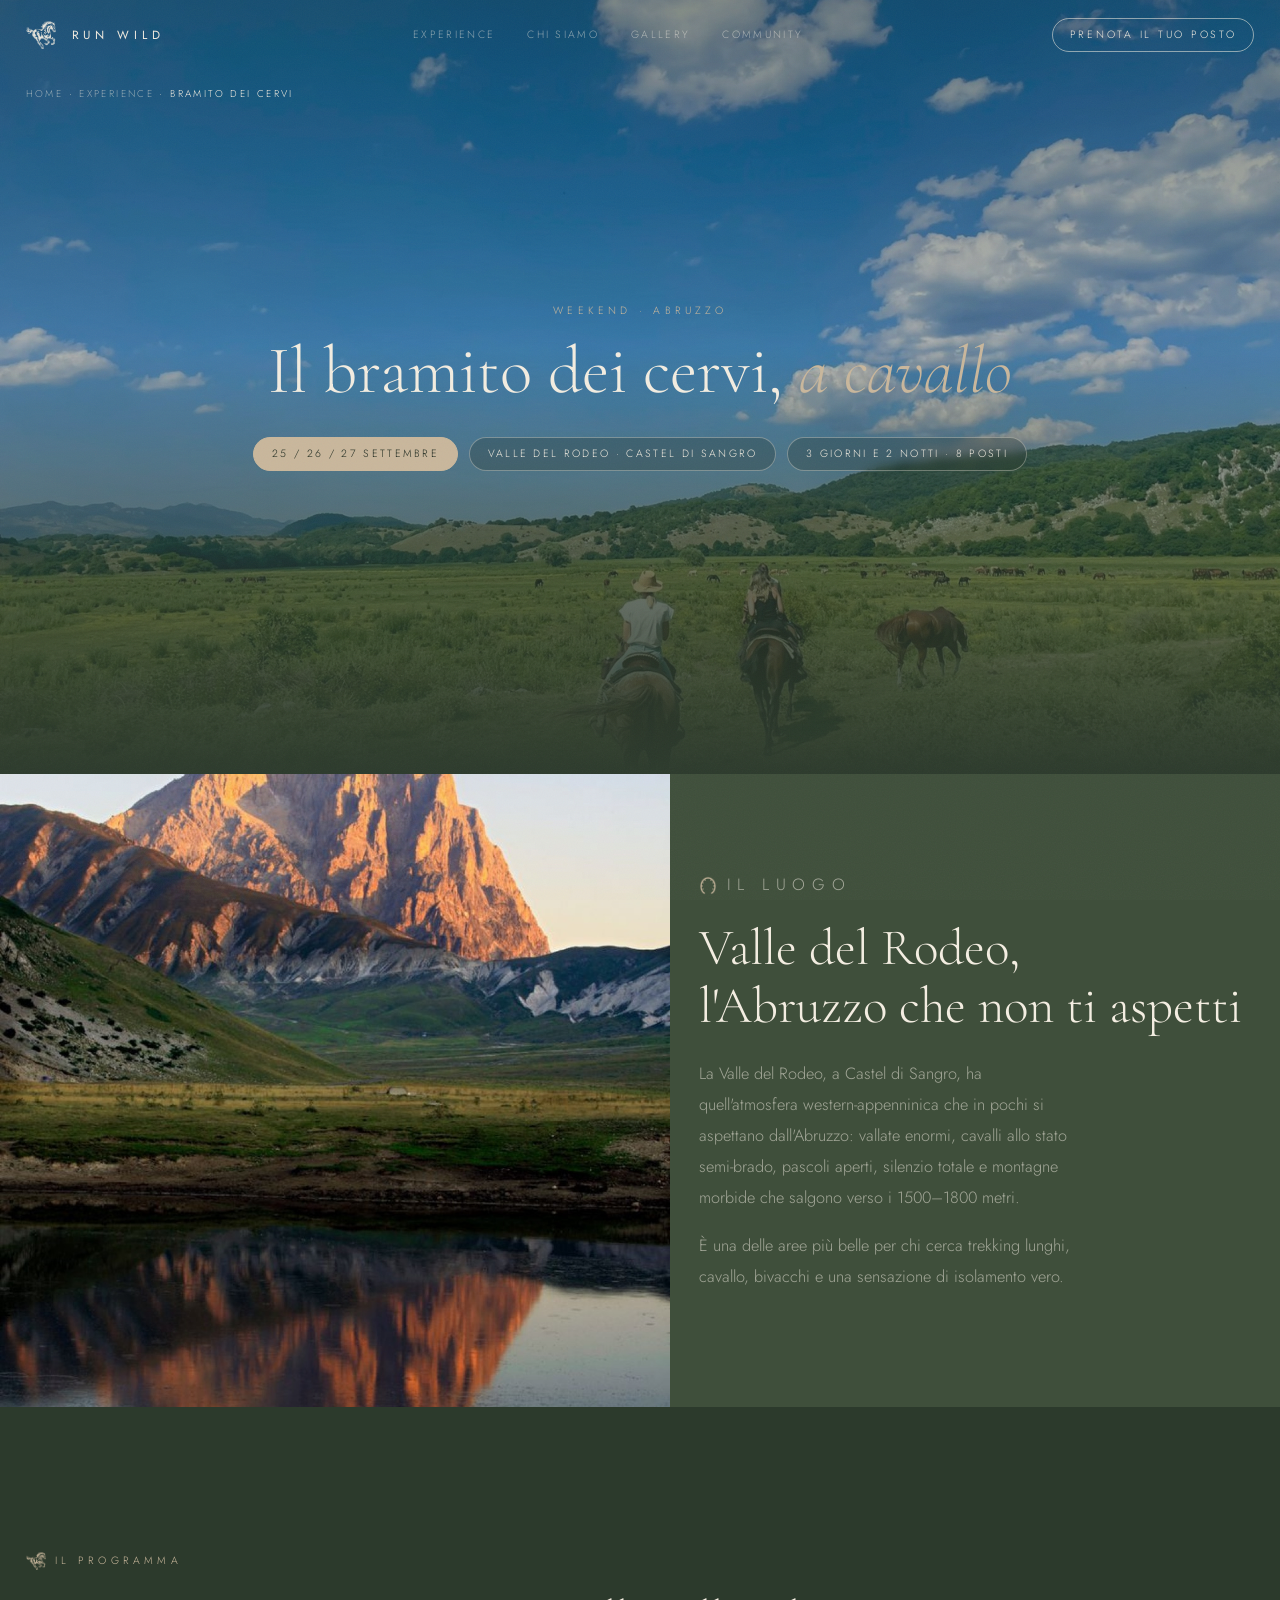
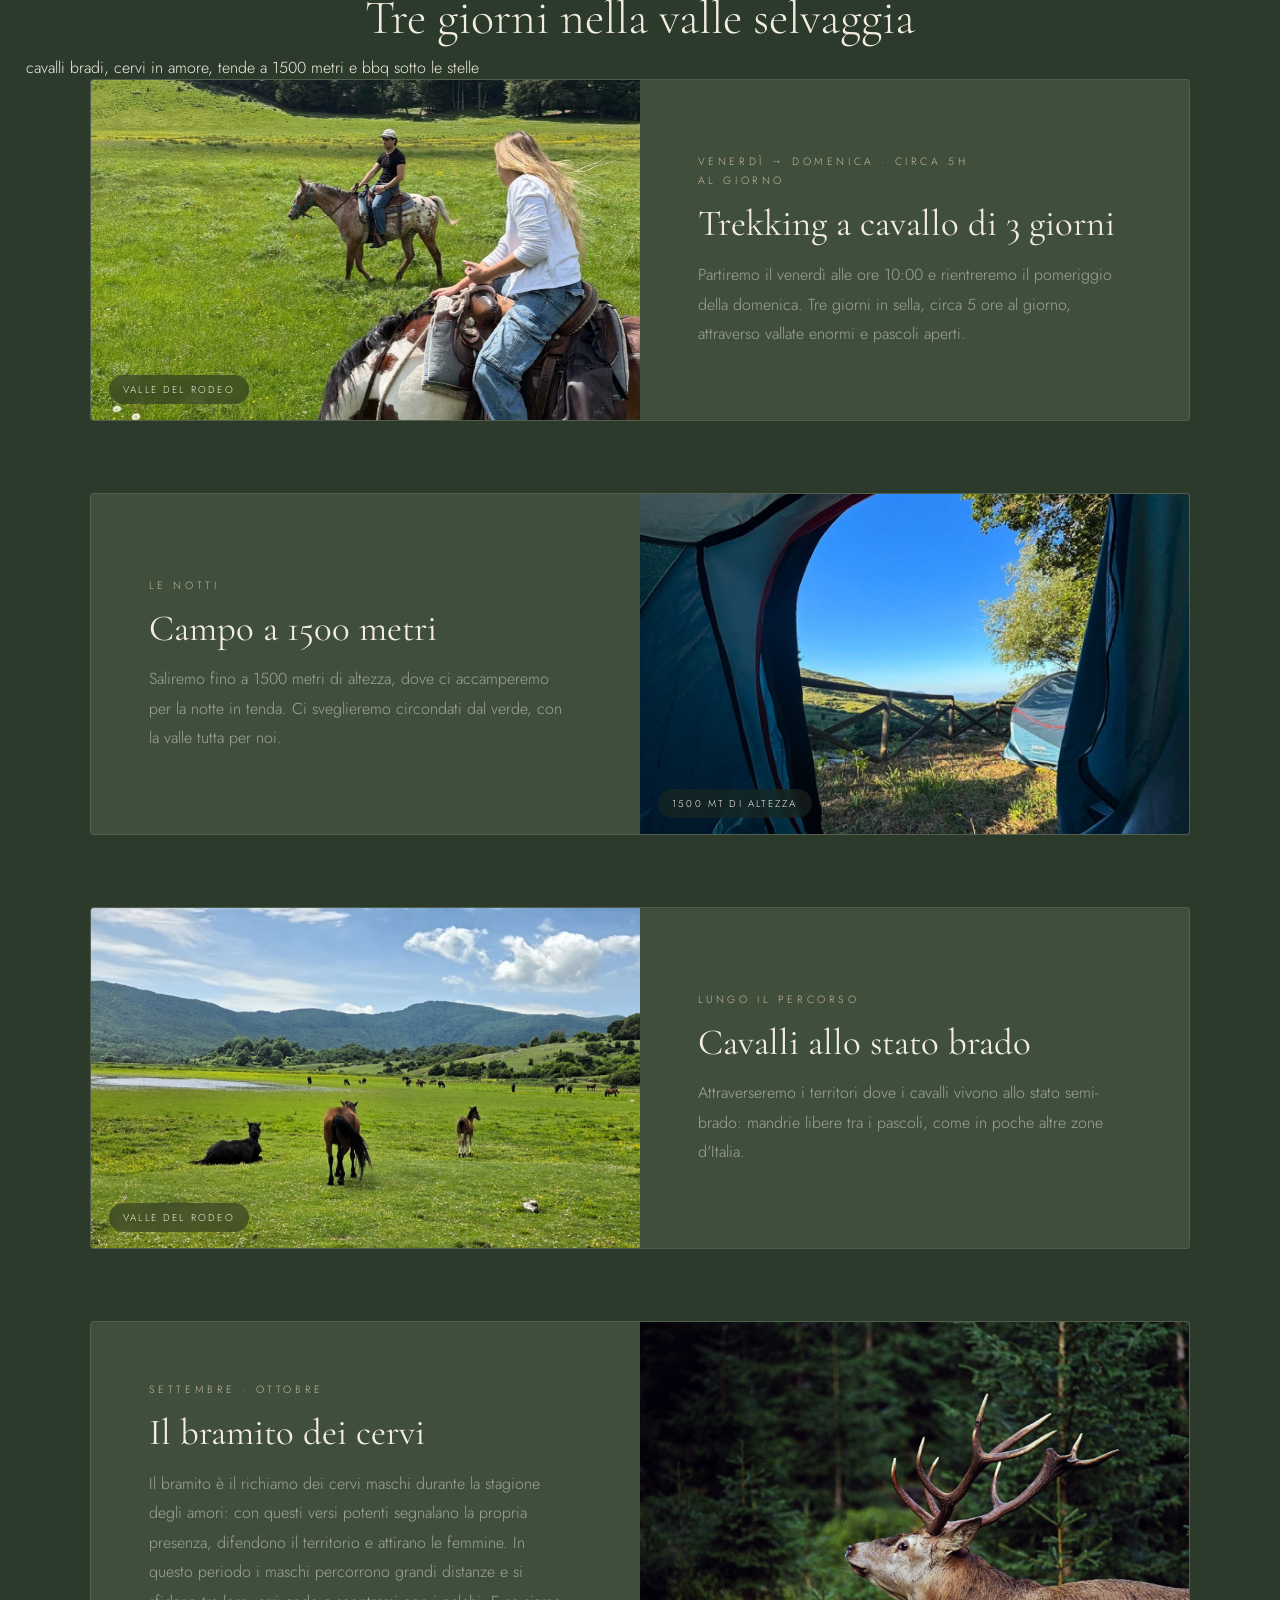
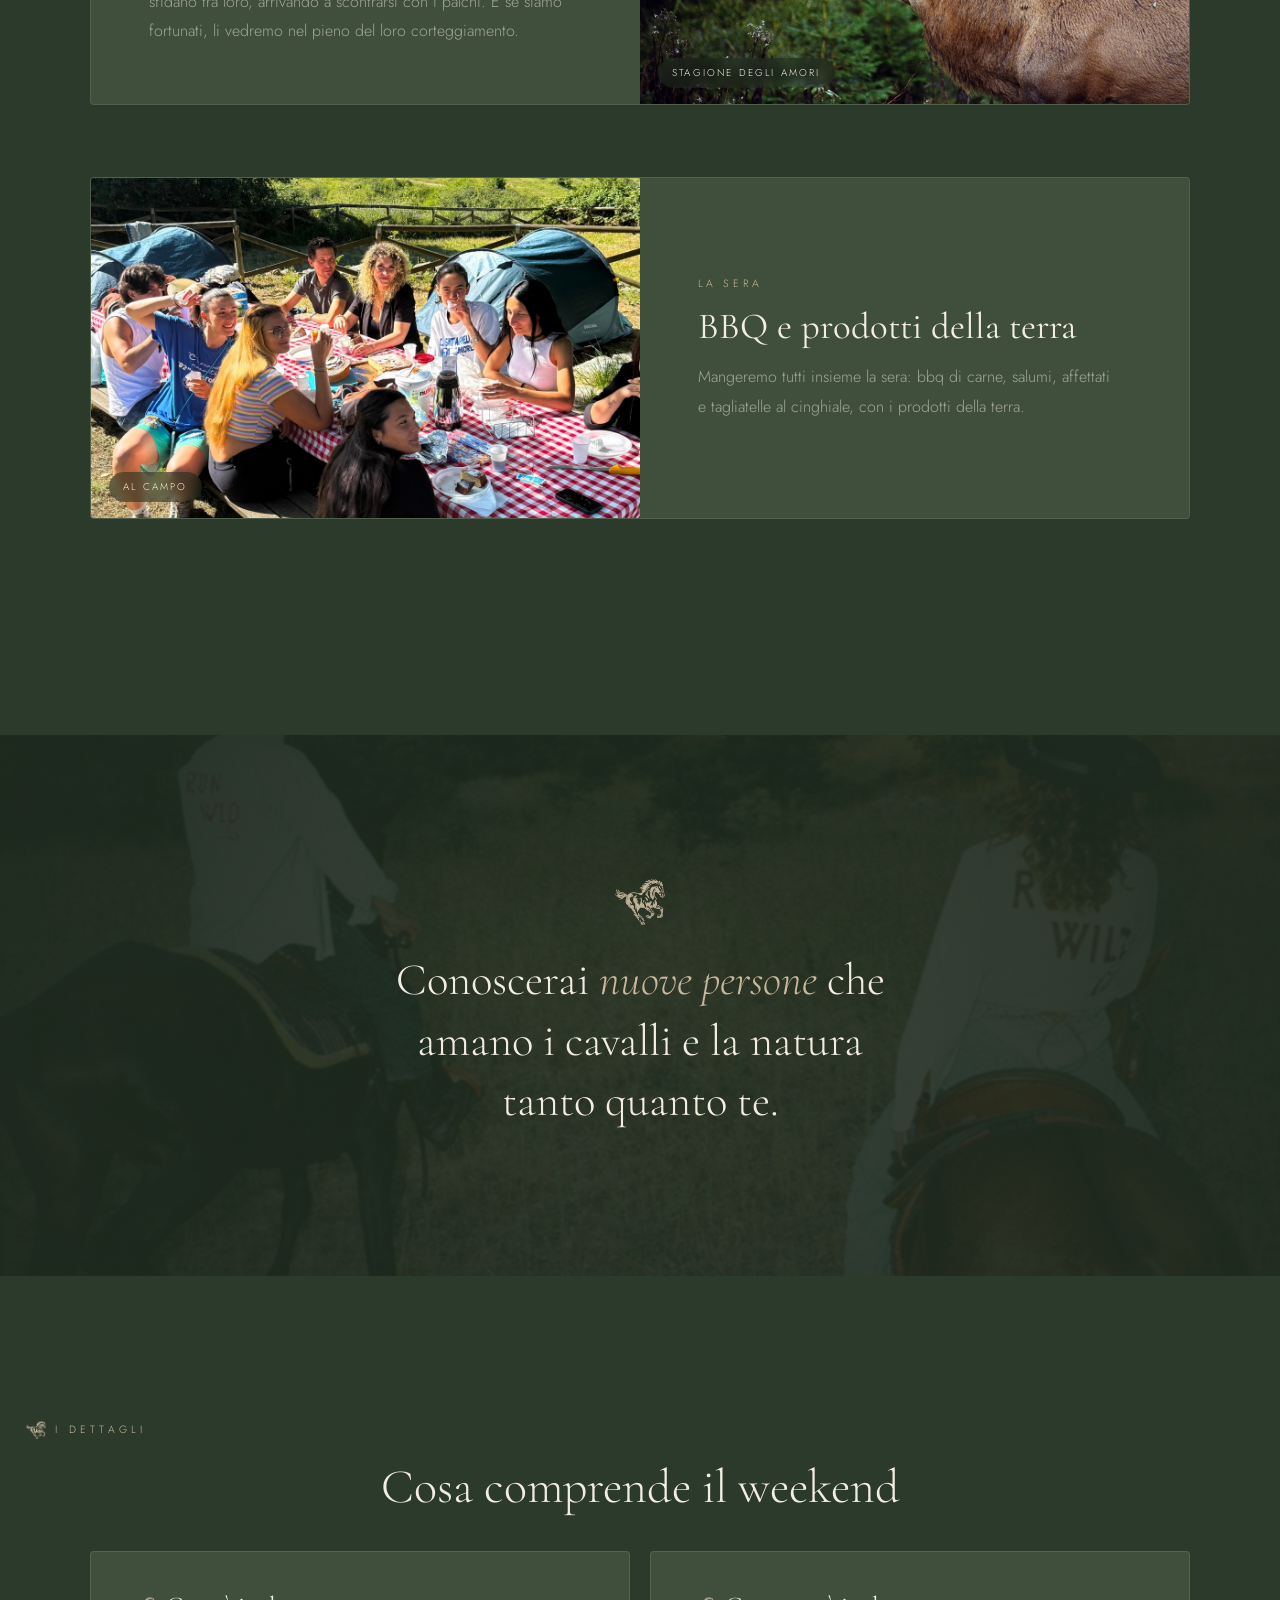
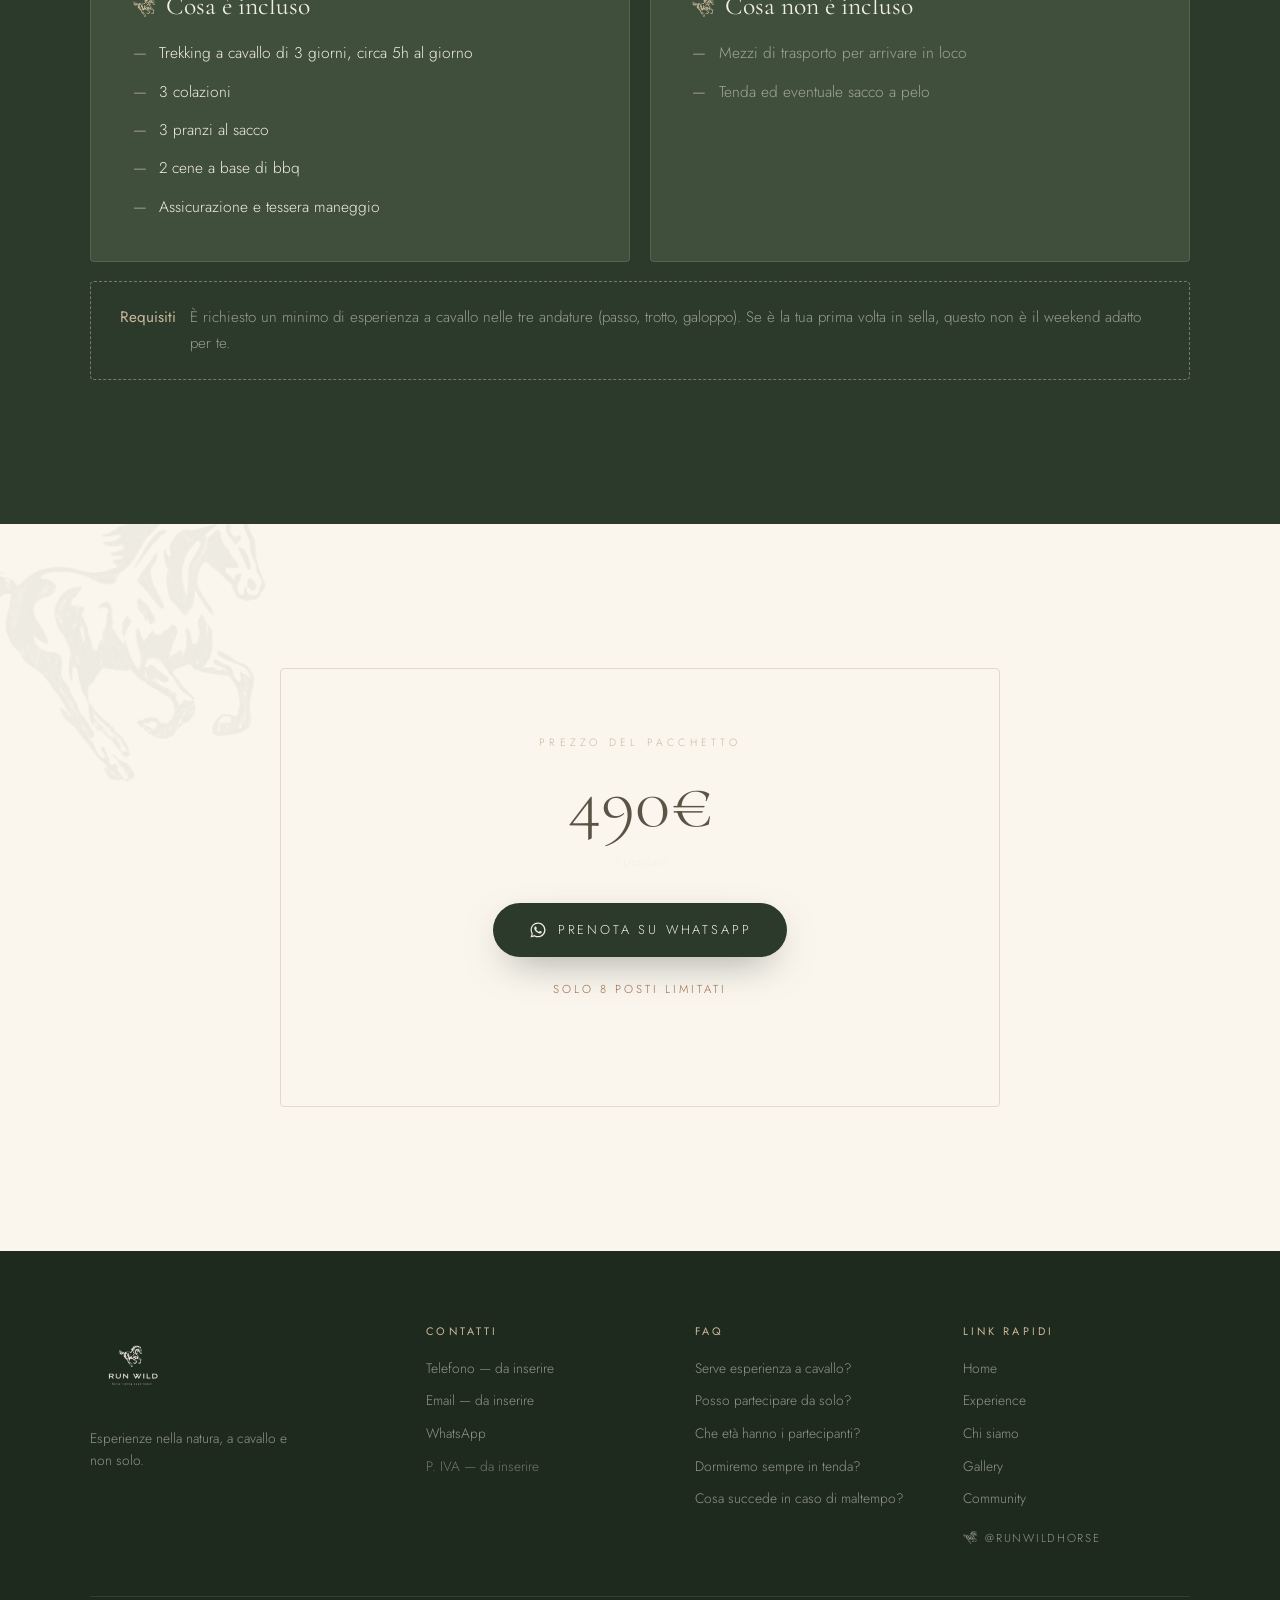
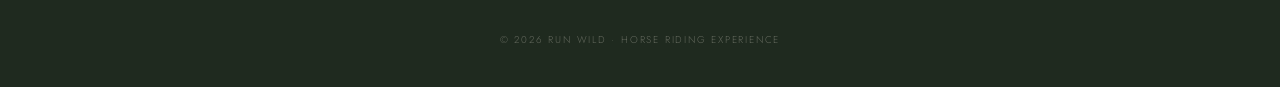
<file: runwild-v2/bramito-dei-cervi.html>
<!DOCTYPE html>
<html lang="it">
<head>
<meta charset="UTF-8">
<meta name="viewport" content="width=device-width, initial-scale=1.0">
<title>Bramito dei Cervi a cavallo — Weekend in Abruzzo · Run Wild</title>
<meta name="description" content="Bramito dei Cervi a cavallo · 3 giorni e 2 notti nella Valle del Rodeo, Castel di Sangro (Abruzzo). Trekking a cavallo, cavalli allo stato brado, notti in tenda a 1500mt e bbq sotto le stelle. 25/26/27 settembre, 8 posti limitati.">
<link rel="icon" type="image/png" href="assets/horse_icon.png">
<link rel="preconnect" href="https://fonts.googleapis.com">
<link rel="preconnect" href="https://fonts.gstatic.com" crossorigin>
<link href="https://fonts.googleapis.com/css2?family=Cormorant+Garamond:ital,wght@0,300;0,400;0,500;0,600;1,300;1,400&family=Jost:wght@200;300;400;500&display=swap" rel="stylesheet">
<link rel="stylesheet" href="assets/site.css">
<style>
  /* --- stili specifici pagina experience --- */
  .page-hero{position:relative;height:86svh;min-height:560px;display:flex;align-items:center;justify-content:center;text-align:center;overflow:hidden}
  .page-hero img.bg{position:absolute;inset:0;width:100%;height:100%;object-fit:cover;z-index:0}
  .page-hero::before{content:"";position:absolute;inset:0;z-index:1;background:linear-gradient(180deg,rgba(31,42,31,.55) 0%,rgba(31,42,31,.35) 45%,var(--forest) 100%)}
  .page-hero .inner{position:relative;z-index:2;padding:0 1.4rem;max-width:840px}
  .page-hero .kicker{font-size:.66rem;letter-spacing:.4em;text-transform:uppercase;color:var(--sand);margin-bottom:1.1rem}
  .page-hero h1{font-family:'Cormorant Garamond',serif;font-weight:300;font-size:clamp(2.2rem,7vw,4.2rem);line-height:1.08}
  .page-hero h1 em{font-style:italic;color:var(--sand)}
  .page-hero .meta-row{display:flex;flex-wrap:wrap;justify-content:center;gap:.7rem;margin-top:1.8rem}
  .chip{display:inline-flex;align-items:center;gap:.5rem;border:1px solid rgba(243,237,225,.35);border-radius:999px;padding:.55rem 1.1rem;font-size:.66rem;letter-spacing:.22em;text-transform:uppercase;color:var(--cream);backdrop-filter:blur(4px);background:rgba(31,42,31,.25)}
  .chip.accent{background:var(--sand);color:var(--forest-deep);border-color:var(--sand)}
  .breadcrumb{position:absolute;top:5.4rem;left:1.6rem;z-index:3;font-size:.62rem;letter-spacing:.24em;text-transform:uppercase}
  .breadcrumb a{color:var(--fade);text-decoration:none}
  .breadcrumb a:hover{color:var(--cream)}

  .program{max-width:1100px;margin:0 auto}
  .program .step{display:grid;grid-template-columns:1fr;gap:0;margin-bottom:clamp(2.5rem,6vw,4.5rem);border:1px solid rgba(243,237,225,.1);border-radius:4px;overflow:hidden;background:var(--moss)}
  @media(min-width:880px){.program .step{grid-template-columns:1fr 1fr}.program .step:nth-child(even) .media{order:2}}
  .program .media{position:relative;min-height:340px;overflow:hidden}
  .program .media img{position:absolute;inset:0;width:100%;height:100%;object-fit:cover;transition:transform 1.2s cubic-bezier(.16,1,.3,1)}
  .program .step:hover .media img{transform:scale(1.05)}
  .program .media .loc{position:absolute;left:1.1rem;bottom:1rem;z-index:2;font-size:.62rem;letter-spacing:.22em;text-transform:uppercase;color:var(--cream);background:rgba(31,42,31,.55);padding:.45rem .9rem;border-radius:999px;backdrop-filter:blur(4px)}
  .program .txt{padding:clamp(2.2rem,5vw,3.6rem);display:flex;flex-direction:column;justify-content:center}
  .program .txt .when{font-size:.66rem;letter-spacing:.34em;text-transform:uppercase;color:var(--sand);margin-bottom:.9rem}
  .program .txt h3{font-family:'Cormorant Garamond',serif;font-weight:400;font-size:clamp(1.7rem,3.4vw,2.3rem);margin-bottom:1rem}
  .program .txt p{font-size:1rem;line-height:1.85;color:var(--fade);max-width:46ch}

  .info-grid{max-width:1100px;margin:0 auto;display:grid;grid-template-columns:1fr;gap:1.2rem}
  @media(min-width:880px){.info-grid{grid-template-columns:1fr 1fr}}
  .info-card{border:1px solid rgba(243,237,225,.12);border-radius:4px;padding:clamp(1.8rem,4vw,2.6rem);background:var(--moss)}
  .info-card h3{font-family:'Cormorant Garamond',serif;font-weight:400;font-size:1.6rem;margin-bottom:1.3rem;display:flex;align-items:center;gap:.7rem}
  .info-card h3 .h-ico{width:22px;height:22px;color:var(--sand);flex:0 0 auto}
  .info-card ul{list-style:none;display:flex;flex-direction:column;gap:.85rem}
  .info-card li{display:flex;gap:.8rem;align-items:baseline;font-size:.97rem;line-height:1.6;color:var(--cream)}
  .info-card li::before{content:"—";color:var(--sand);flex:0 0 auto}
  .info-card.muted li{color:var(--fade)}
  .note-req{max-width:1100px;margin:1.2rem auto 0;border:1px dashed rgba(201,183,156,.5);border-radius:4px;padding:1.4rem 1.8rem;font-size:.95rem;line-height:1.7;color:var(--fade);display:flex;gap:.9rem;align-items:baseline}
  .note-req b{color:var(--sand);font-weight:400}

  .price-box{max-width:720px;margin:0 auto;text-align:center;border:1px solid rgba(201,183,156,.45);border-radius:4px;padding:clamp(2.5rem,6vw,4rem)}
  .price-box .label{font-size:.66rem;letter-spacing:.4em;text-transform:uppercase;color:var(--sand);margin-bottom:.9rem}
  .price-box .price{font-family:'Cormorant Garamond',serif;font-weight:300;font-size:clamp(3.2rem,9vw,4.6rem);line-height:1;margin-bottom:.6rem}
  .price-box .per{font-size:.85rem;color:var(--fade);margin-bottom:1.8rem}
  .price-box .spots{font-size:.72rem;letter-spacing:.26em;text-transform:uppercase;color:var(--clay);margin-top:1.4rem}
</style>
</head>
<body>

<nav id="nav">
  <span class="brand"><i class="h-ico"></i><b>Run Wild</b></span>
  <div class="nav-links">
    <a href="index.html#experience">Experience</a>
    <a href="index.html#chi-siamo">Chi siamo</a>
    <a href="index.html#gallery">Gallery</a>
    <a href="index.html#community">Community</a>
  </div>
  <a class="cta-nav" href="#prenota">Prenota il tuo posto</a>
</nav>

<header class="page-hero">
  <img class="bg" src="assets/ab_hero.jpg" alt="Cavalieri attraversano la Valle del Rodeo sotto un grande cielo azzurro">
  <p class="breadcrumb"><a href="index.html">Home</a> · <a href="index.html#experience">Experience</a> · Bramito dei Cervi</p>
  <div class="inner">
    <p class="kicker reveal-up">Weekend · Abruzzo</p>
    <h1 class="reveal-up" style="transition-delay:.12s">Il bramito dei cervi, <em>a cavallo</em></h1>
    <div class="meta-row reveal-up" style="transition-delay:.24s">
      <span class="chip accent">25 / 26 / 27 Settembre</span>
      <span class="chip">Valle del Rodeo · Castel di Sangro</span>
      <span class="chip">3 giorni e 2 notti · 8 posti</span>
    </div>
  </div>
</header>

<section class="split">
  <div class="media reveal-up"><img src="assets/ab_valle.jpg" alt="Montagne d'Abruzzo che si riflettono in un lago al tramonto"></div>
  <div class="txt">
    <p class="eyebrow"><i class="hoof-ico"></i> Il luogo</p>
    <h2 class="reveal-up">Valle del Rodeo,<br>l'Abruzzo che non ti aspetti</h2>
    <p class="reveal-up" style="transition-delay:.08s">La Valle del Rodeo, a Castel di Sangro, ha quell'atmosfera western-appenninica che in pochi si aspettano dall'Abruzzo: vallate enormi, cavalli allo stato semi-brado, pascoli aperti, silenzio totale e montagne morbide che salgono verso i 1500–1800 metri.</p>
    <p class="reveal-up" style="transition-delay:.14s">È una delle aree più belle per chi cerca trekking lunghi, cavallo, bivacchi e una sensazione di isolamento vero.</p>
  </div>
</section>

<section class="pad" id="programma">
  <div class="ghead reveal-up"><p class="eyebrow"><i class="h-ico"></i> Il programma</p></div>
  <h2 class="reveal-up" style="text-align:center;font-family:'Cormorant Garamond',serif;font-weight:300;font-size:clamp(2rem,6vw,3rem);margin-bottom:.8rem">Tre giorni nella valle selvaggia</h2>
  <p class="gsub reveal-up">cavalli bradi, cervi in amore, tende a 1500 metri e bbq sotto le stelle</p>

  <div class="program">
    <article class="step reveal-up">
      <div class="media"><img src="assets/ab_trekking.jpg" alt="Due cavalieri attraversano i prati verdi della valle"><span class="loc">Valle del Rodeo</span></div>
      <div class="txt">
        <p class="when">Venerdì → Domenica · circa 5h al giorno</p>
        <h3>Trekking a cavallo di 3 giorni</h3>
        <p>Partiremo il venerdì alle ore 10:00 e rientreremo il pomeriggio della domenica. Tre giorni in sella, circa 5 ore al giorno, attraverso vallate enormi e pascoli aperti.</p>
      </div>
    </article>

    <article class="step reveal-up">
      <div class="media"><img src="assets/ab_tenda.jpg" alt="Vista dall'interno della tenda sui prati al mattino"><span class="loc">1500 mt di altezza</span></div>
      <div class="txt">
        <p class="when">Le notti</p>
        <h3>Campo a 1500 metri</h3>
        <p>Saliremo fino a 1500 metri di altezza, dove ci accamperemo per la notte in tenda. Ci sveglieremo circondati dal verde, con la valle tutta per noi.</p>
      </div>
    </article>

    <article class="step reveal-up">
      <div class="media"><img src="assets/ab_bradi.jpg" alt="Cavalli allo stato brado pascolano liberi vicino al lago"><span class="loc">Valle del Rodeo</span></div>
      <div class="txt">
        <p class="when">Lungo il percorso</p>
        <h3>Cavalli allo stato brado</h3>
        <p>Attraverseremo i territori dove i cavalli vivono allo stato semi-brado: mandrie libere tra i pascoli, come in poche altre zone d'Italia.</p>
      </div>
    </article>

    <article class="step reveal-up">
      <div class="media"><img src="assets/ab_cervo.jpg" alt="Cervo maschio con grandi palchi nel bosco"><span class="loc">Stagione degli amori</span></div>
      <div class="txt">
        <p class="when">Settembre · Ottobre</p>
        <h3>Il bramito dei cervi</h3>
        <p>Il bramito è il richiamo dei cervi maschi durante la stagione degli amori: con questi versi potenti segnalano la propria presenza, difendono il territorio e attirano le femmine. In questo periodo i maschi percorrono grandi distanze e si sfidano tra loro, arrivando a scontrarsi con i palchi. E se siamo fortunati, li vedremo nel pieno del loro corteggiamento.</p>
      </div>
    </article>

    <article class="step reveal-up">
      <div class="media"><img src="assets/ab_bbq.jpg" alt="Il gruppo cena tutto insieme al campo tra le tende"><span class="loc">Al campo</span></div>
      <div class="txt">
        <p class="when">La sera</p>
        <h3>BBQ e prodotti della terra</h3>
        <p>Mangeremo tutti insieme la sera: bbq di carne, salumi, affettati e tagliatelle al cinghiale, con i prodotti della terra.</p>
      </div>
    </article>
  </div>
</section>

<section class="band">
  <img class="bg" src="assets/ab_band.jpg" alt="Due cavalieri con le felpe Run Wild cavalcano nella valle al tramonto">
  <i class="ico h-ico" aria-hidden="true"></i>
  <p class="q reveal-up">Conoscerai <em>nuove persone</em> che amano i cavalli e la natura tanto quanto te.</p>
</section>

<section class="pad" id="dettagli">
  <div class="ghead reveal-up"><p class="eyebrow"><i class="h-ico"></i> I dettagli</p></div>
  <h2 class="reveal-up" style="text-align:center;font-family:'Cormorant Garamond',serif;font-weight:300;font-size:clamp(2rem,6vw,3rem);margin-bottom:2.4rem">Cosa comprende il weekend</h2>
  <div class="info-grid">
    <div class="info-card reveal-up">
      <h3><i class="h-ico"></i> Cosa è incluso</h3>
      <ul>
        <li>Trekking a cavallo di 3 giorni, circa 5h al giorno</li>
        <li>3 colazioni</li>
        <li>3 pranzi al sacco</li>
        <li>2 cene a base di bbq</li>
        <li>Assicurazione e tessera maneggio</li>
      </ul>
    </div>
    <div class="info-card muted reveal-up" style="transition-delay:.1s">
      <h3><i class="h-ico"></i> Cosa non è incluso</h3>
      <ul>
        <li>Mezzi di trasporto per arrivare in loco</li>
        <li>Tenda ed eventuale sacco a pelo</li>
      </ul>
    </div>
  </div>
  <p class="note-req reveal-up"><b>Requisiti</b> È richiesto un minimo di esperienza a cavallo nelle tre andature (passo, trotto, galoppo). Se è la tua prima volta in sella, questo non è il weekend adatto per te.</p>
</section>

<section class="join pad" id="prenota">
  <span class="ghost"></span>
  <div class="price-box reveal-up">
    <p class="label">Prezzo del pacchetto</p>
    <p class="price">490€</p>
    <p class="per">a persona</p>
    <a class="wa-btn" href="https://chat.whatsapp.com/IArELzHr4w1A6WsWyz7IqS?mode=gi_t&utm_source=ig&utm_medium=social&utm_content=link_in_bio" target="_blank" rel="noopener">
      <svg viewBox="0 0 24 24"><path d="M12.04 2C6.58 2 2.13 6.45 2.13 11.91c0 1.75.46 3.45 1.32 4.95L2 22l5.25-1.38c1.45.79 3.08 1.21 4.79 1.21 5.46 0 9.91-4.45 9.91-9.91S17.5 2 12.04 2zm0 18.15c-1.52 0-3.01-.41-4.3-1.18l-.31-.18-3.12.82.83-3.04-.2-.31a8.21 8.21 0 0 1-1.26-4.35c0-4.54 3.7-8.23 8.24-8.23 2.2 0 4.27.86 5.82 2.42a8.18 8.18 0 0 1 2.41 5.82c0 4.54-3.69 8.24-8.23 8.24zm4.52-6.16c-.25-.12-1.47-.72-1.69-.81-.23-.08-.39-.12-.56.12-.16.25-.64.81-.79.97-.14.17-.29.19-.54.06-.25-.12-1.05-.39-1.99-1.23-.74-.66-1.23-1.47-1.38-1.72-.14-.25-.01-.38.11-.5.11-.11.25-.29.37-.43.13-.14.17-.25.25-.41.08-.17.04-.31-.02-.43-.06-.12-.56-1.34-.76-1.84-.2-.48-.41-.42-.56-.43h-.48c-.17 0-.43.06-.66.31-.22.25-.86.85-.86 2.07s.89 2.4 1.01 2.56c.12.17 1.75 2.67 4.23 3.74.59.26 1.05.41 1.41.52.59.19 1.13.16 1.56.1.48-.07 1.47-.6 1.67-1.18.21-.58.21-1.07.15-1.18-.06-.11-.22-.17-.47-.29z"/></svg>
      Prenota su WhatsApp
    </a>
    <p class="spots">Solo 8 posti limitati</p>
  </div>
</section>

<footer>
  <div class="foot-grid">
    <div class="foot-col foot-brand">
      <img class="flogo" src="assets/logo_full.png" alt="Run Wild logo">
      <p class="foot-tag">Esperienze nella natura, a cavallo e non solo.</p>
    </div>
    <div class="foot-col">
      <h4>Contatti</h4>
      <ul>
        <li><a href="tel:+39000000000">Telefono — da inserire</a></li>
        <li><a href="mailto:info@runwildhorse.it">Email — da inserire</a></li>
        <li><a href="https://chat.whatsapp.com/IArELzHr4w1A6WsWyz7IqS?mode=gi_t&utm_source=ig&utm_medium=social&utm_content=link_in_bio" target="_blank" rel="noopener">WhatsApp</a></li>
        <li class="piva">P. IVA — da inserire</li>
      </ul>
    </div>
    <div class="foot-col">
      <h4>FAQ</h4>
      <ul>
        <li>Serve esperienza a cavallo?</li>
        <li>Posso partecipare da solo?</li>
        <li>Che età hanno i partecipanti?</li>
        <li>Dormiremo sempre in tenda?</li>
        <li>Cosa succede in caso di maltempo?</li>
      </ul>
    </div>
    <div class="foot-col">
      <h4>Link rapidi</h4>
      <ul>
        <li><a href="index.html">Home</a></li>
        <li><a href="index.html#experience">Experience</a></li>
        <li><a href="index.html#chi-siamo">Chi siamo</a></li>
        <li><a href="index.html#gallery">Gallery</a></li>
        <li><a href="index.html#community">Community</a></li>
      </ul>
      <a class="foot-ig" href="https://www.instagram.com/runwildhorse/" target="_blank" rel="noopener"><i class="h-ico"></i> @runwildhorse</a>
    </div>
  </div>
  <div class="copy">© <span id="yr"></span> Run Wild · Horse Riding Experience</div>
</footer>

<a class="wa-float" id="waFloat" href="https://chat.whatsapp.com/IArELzHr4w1A6WsWyz7IqS?mode=gi_t&utm_source=ig&utm_medium=social&utm_content=link_in_bio" target="_blank" rel="noopener" aria-label="WhatsApp">
  <svg viewBox="0 0 24 24"><path d="M12.04 2C6.58 2 2.13 6.45 2.13 11.91c0 1.75.46 3.45 1.32 4.95L2 22l5.25-1.38c1.45.79 3.08 1.21 4.79 1.21 5.46 0 9.91-4.45 9.91-9.91S17.5 2 12.04 2zm0 18.15c-1.52 0-3.01-.41-4.3-1.18l-.31-.18-3.12.82.83-3.04-.2-.31a8.21 8.21 0 0 1-1.26-4.35c0-4.54 3.7-8.23 8.24-8.23 2.2 0 4.27.86 5.82 2.42a8.18 8.18 0 0 1 2.41 5.82c0 4.54-3.69 8.24-8.23 8.24zm4.52-6.16c-.25-.12-1.47-.72-1.69-.81-.23-.08-.39-.12-.56.12-.16.25-.64.81-.79.97-.14.17-.29.19-.54.06-.25-.12-1.05-.39-1.99-1.23-.74-.66-1.23-1.47-1.38-1.72-.14-.25-.01-.38.11-.5.11-.11.25-.29.37-.43.13-.14.17-.25.25-.41.08-.17.04-.31-.02-.43-.06-.12-.56-1.34-.76-1.84-.2-.48-.41-.42-.56-.43h-.48c-.17 0-.43.06-.66.31-.22.25-.86.85-.86 2.07s.89 2.4 1.01 2.56c.12.17 1.75 2.67 4.23 3.74.59.26 1.05.41 1.41.52.59.19 1.13.16 1.56.1.48-.07 1.47-.6 1.67-1.18.21-.58.21-1.07.15-1.18-.06-.11-.22-.17-.47-.29z"/></svg>
</a>

<script src="assets/site.js"></script>
</body>
</html>
</file>
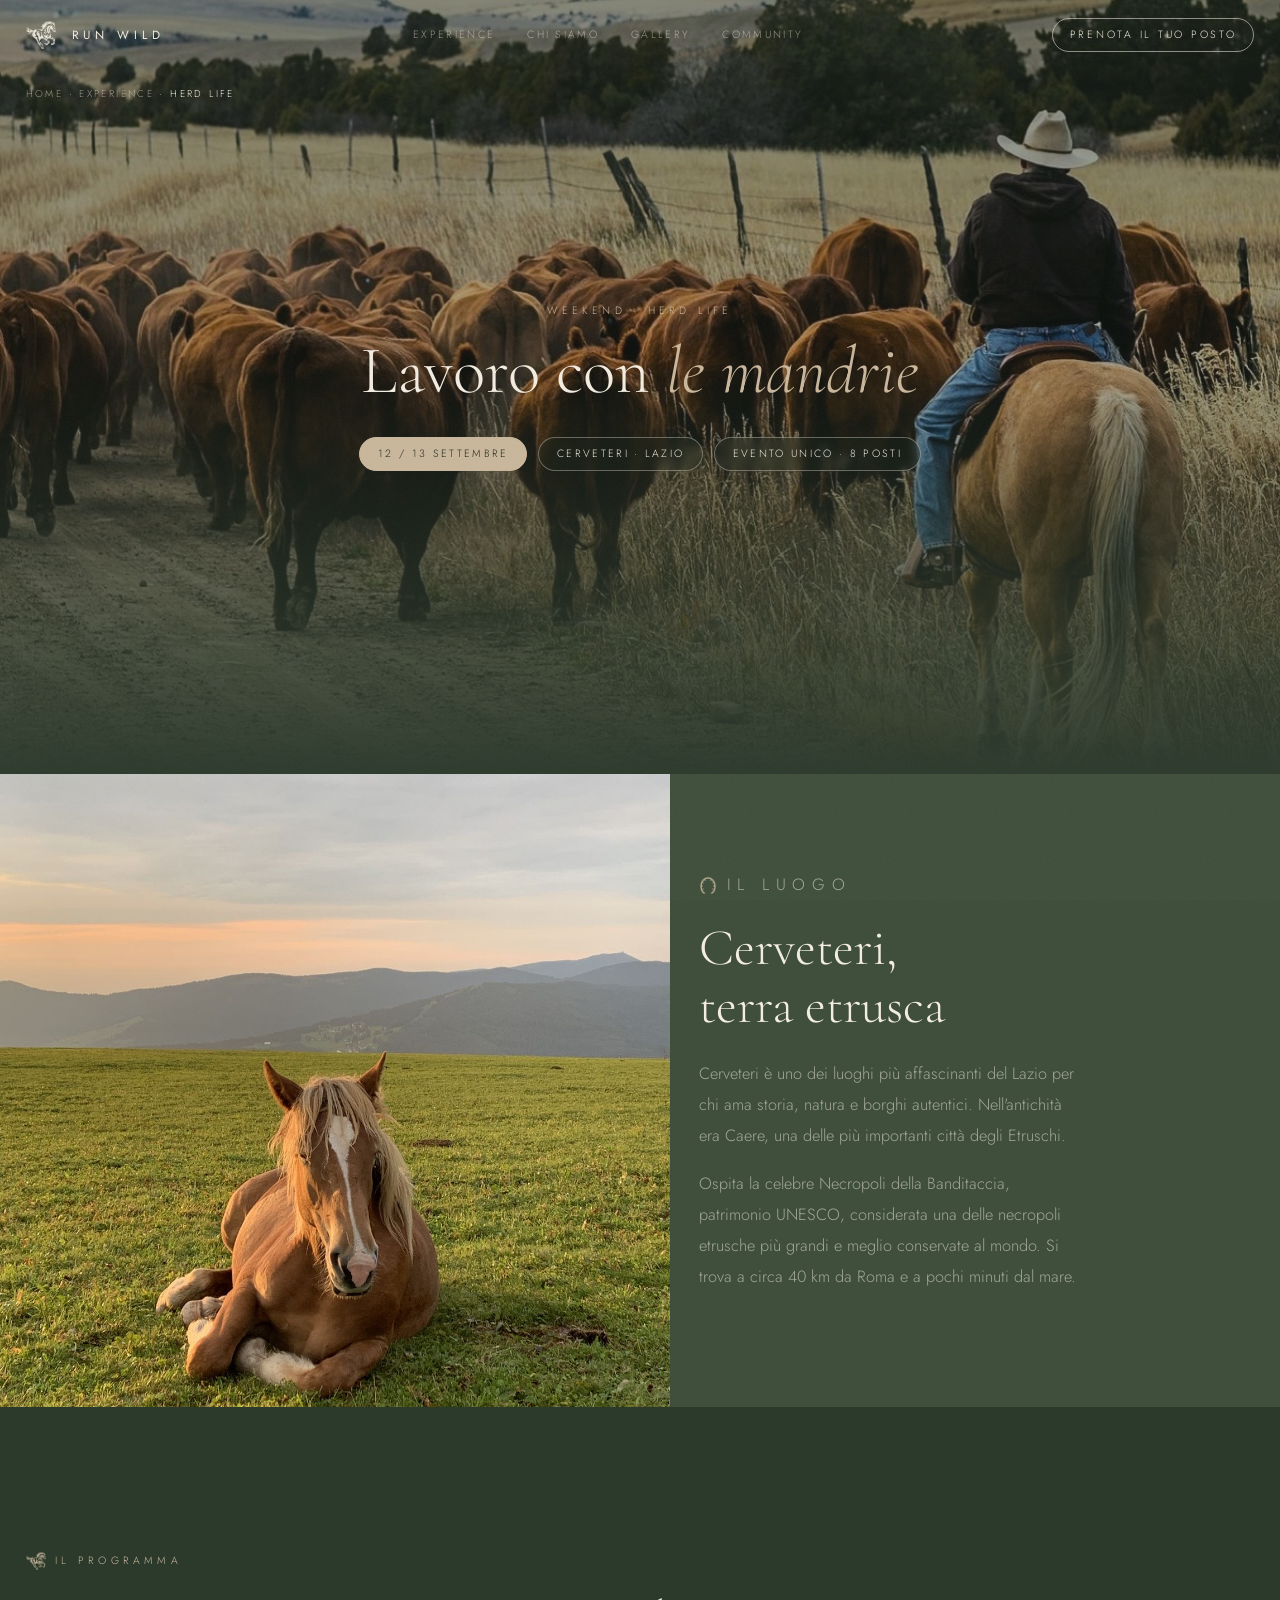
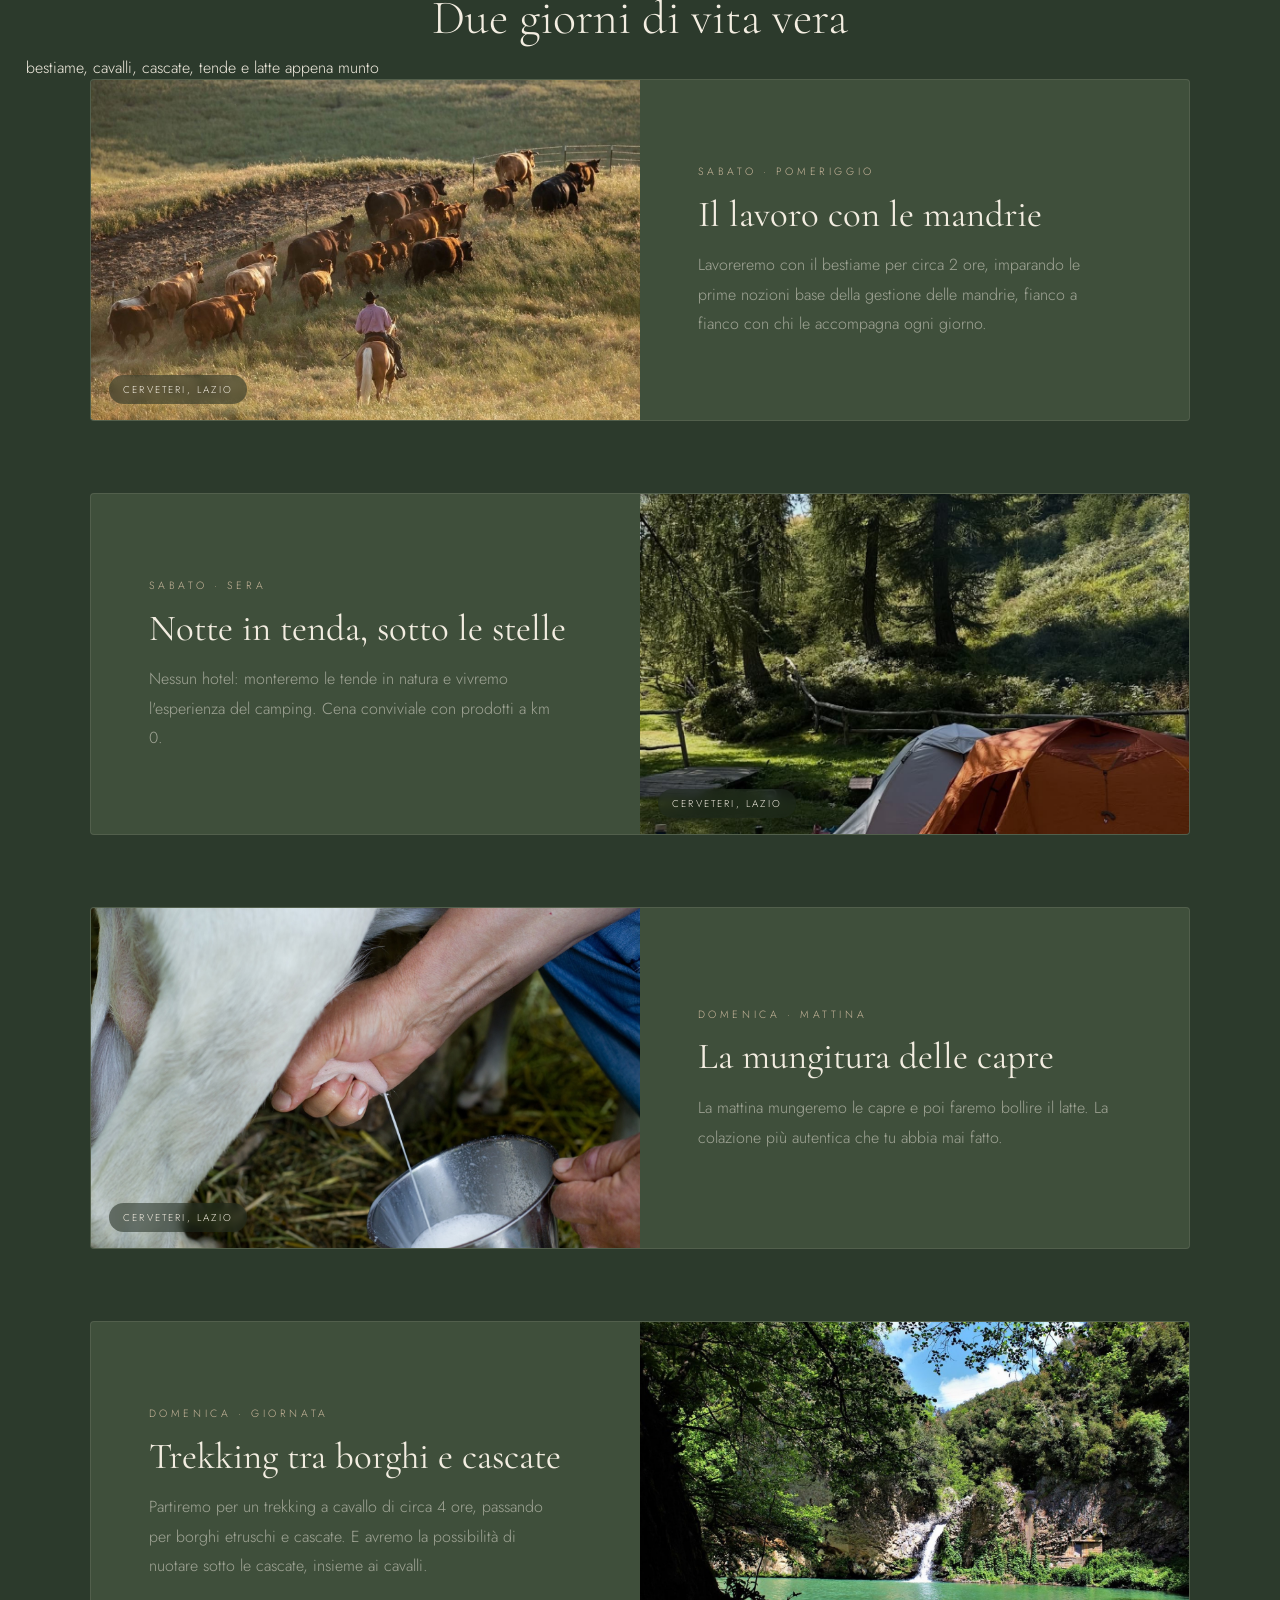
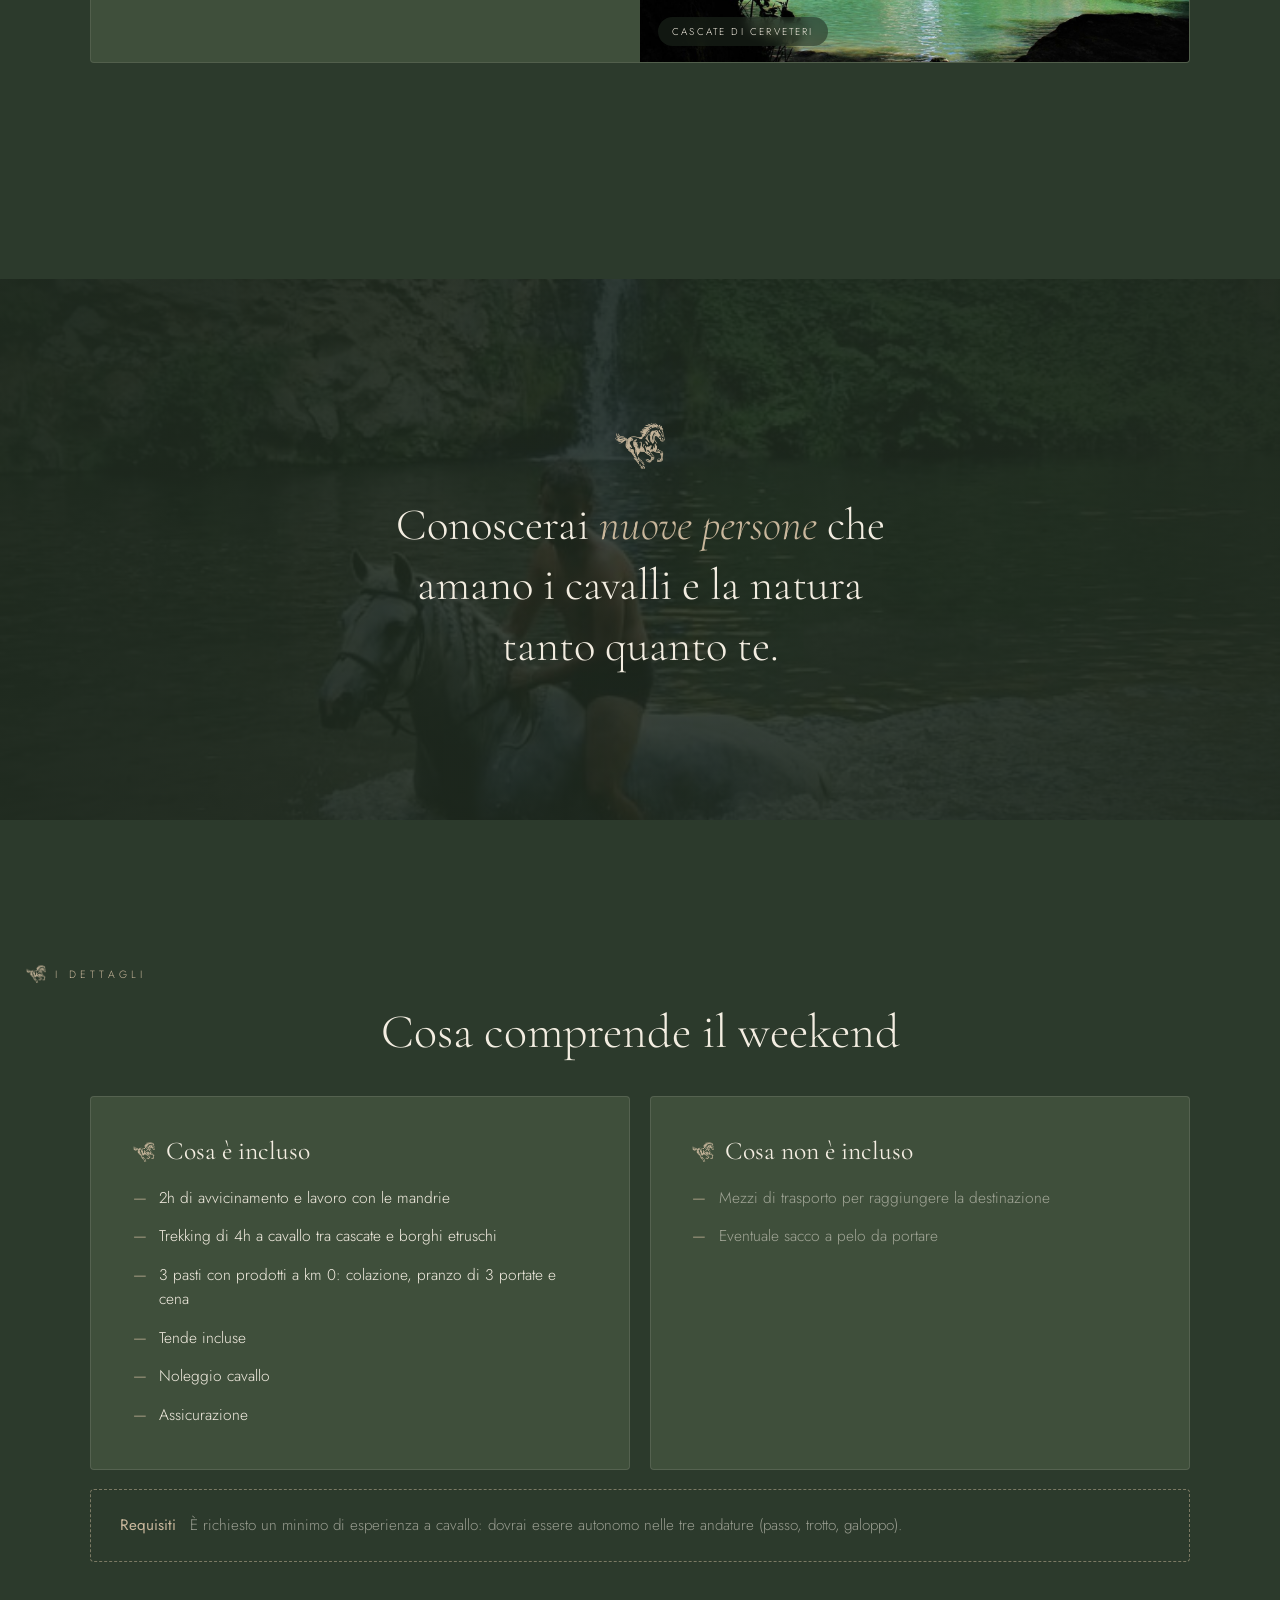
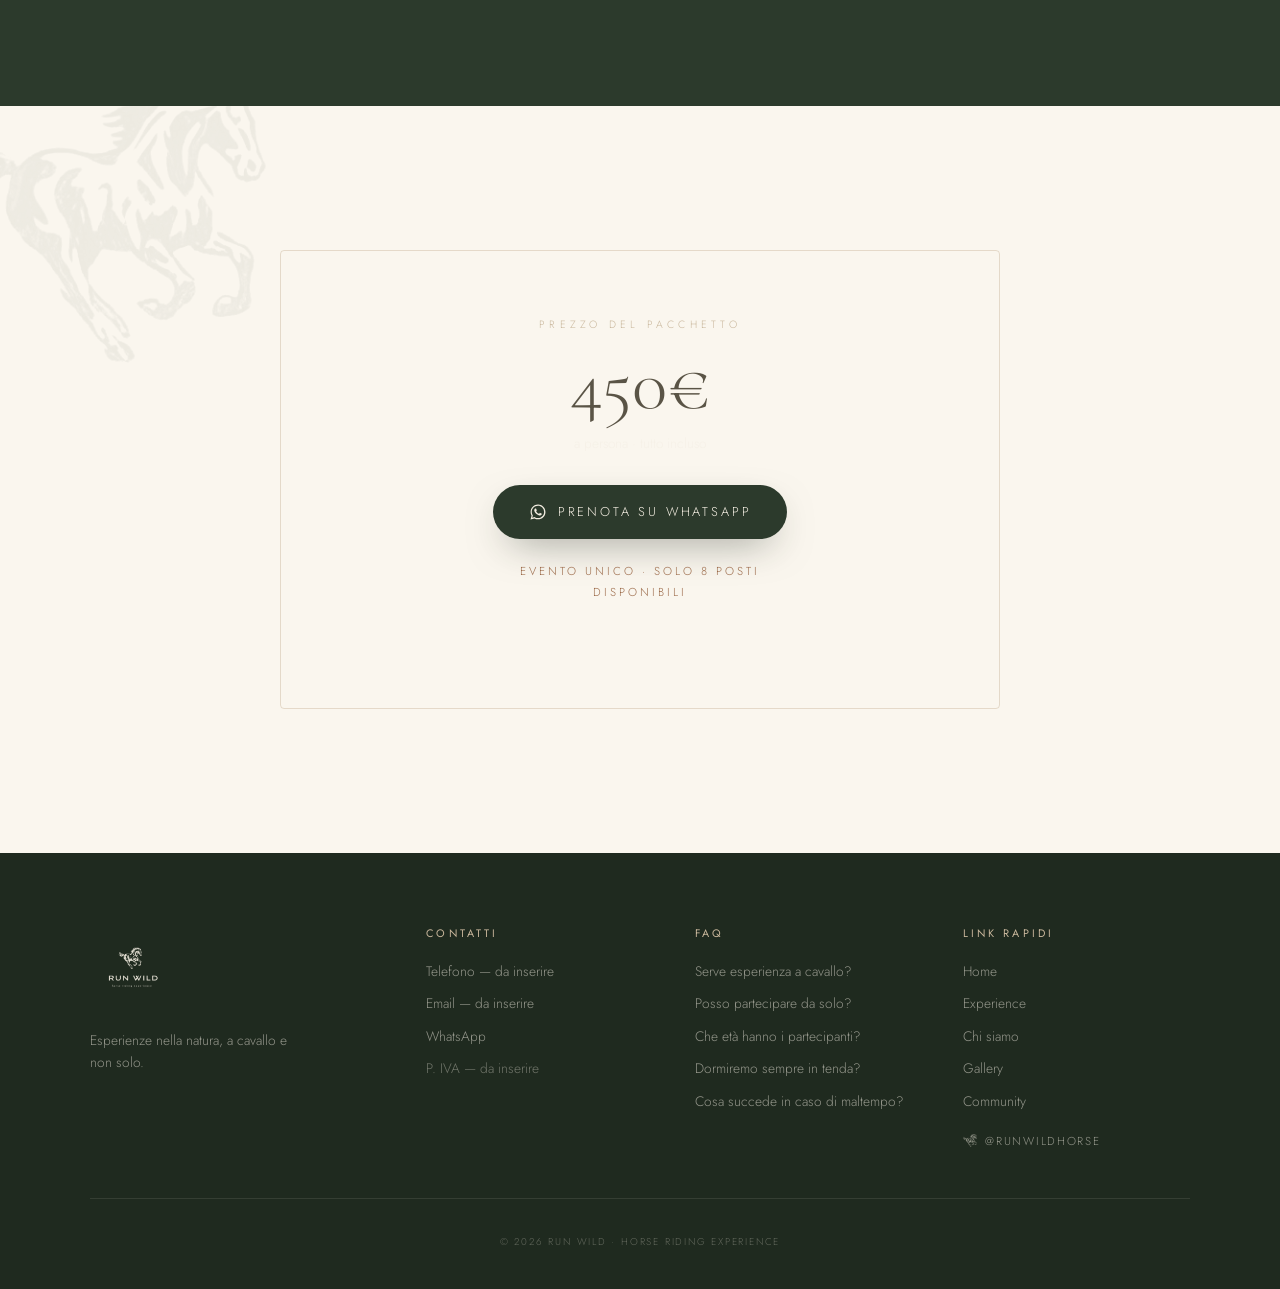
<file: runwild-v2/herd-life.html>
<!DOCTYPE html>
<html lang="it">
<head>
<meta charset="UTF-8">
<meta name="viewport" content="width=device-width, initial-scale=1.0">
<title>Herd Life — Weekend di lavoro con le mandrie · Run Wild</title>
<meta name="description" content="Herd Life · Weekend di lavoro con le mandrie a Cerveteri, Lazio. Due giorni tra bestiame, trekking a cavallo, cascate, camping e vita autentica. 12/13 settembre, 8 posti limitati.">
<link rel="icon" type="image/png" href="assets/horse_icon.png">
<link rel="preconnect" href="https://fonts.googleapis.com">
<link rel="preconnect" href="https://fonts.gstatic.com" crossorigin>
<link href="https://fonts.googleapis.com/css2?family=Cormorant+Garamond:ital,wght@0,300;0,400;0,500;0,600;1,300;1,400&family=Jost:wght@200;300;400;500&display=swap" rel="stylesheet">
<link rel="stylesheet" href="assets/site.css">
<style>
  /* --- stili specifici pagina experience --- */
  .page-hero{position:relative;height:86svh;min-height:560px;display:flex;align-items:center;justify-content:center;text-align:center;overflow:hidden}
  .page-hero img.bg{position:absolute;inset:0;width:100%;height:100%;object-fit:cover;z-index:0}
  .page-hero::before{content:"";position:absolute;inset:0;z-index:1;background:linear-gradient(180deg,rgba(31,42,31,.55) 0%,rgba(31,42,31,.35) 45%,var(--forest) 100%)}
  .page-hero .inner{position:relative;z-index:2;padding:0 1.4rem;max-width:840px}
  .page-hero .kicker{font-size:.66rem;letter-spacing:.4em;text-transform:uppercase;color:var(--sand);margin-bottom:1.1rem}
  .page-hero h1{font-family:'Cormorant Garamond',serif;font-weight:300;font-size:clamp(2.2rem,7vw,4.2rem);line-height:1.08}
  .page-hero h1 em{font-style:italic;color:var(--sand)}
  .page-hero .meta-row{display:flex;flex-wrap:wrap;justify-content:center;gap:.7rem;margin-top:1.8rem}
  .chip{display:inline-flex;align-items:center;gap:.5rem;border:1px solid rgba(243,237,225,.35);border-radius:999px;padding:.55rem 1.1rem;font-size:.66rem;letter-spacing:.22em;text-transform:uppercase;color:var(--cream);backdrop-filter:blur(4px);background:rgba(31,42,31,.25)}
  .chip.accent{background:var(--sand);color:var(--forest-deep);border-color:var(--sand)}
  .breadcrumb{position:absolute;top:5.4rem;left:1.6rem;z-index:3;font-size:.62rem;letter-spacing:.24em;text-transform:uppercase}
  .breadcrumb a{color:var(--fade);text-decoration:none}
  .breadcrumb a:hover{color:var(--cream)}

  .program{max-width:1100px;margin:0 auto}
  .program .step{display:grid;grid-template-columns:1fr;gap:0;margin-bottom:clamp(2.5rem,6vw,4.5rem);border:1px solid rgba(243,237,225,.1);border-radius:4px;overflow:hidden;background:var(--moss)}
  @media(min-width:880px){.program .step{grid-template-columns:1fr 1fr}.program .step:nth-child(even) .media{order:2}}
  .program .media{position:relative;min-height:340px;overflow:hidden}
  .program .media img{position:absolute;inset:0;width:100%;height:100%;object-fit:cover;transition:transform 1.2s cubic-bezier(.16,1,.3,1)}
  .program .step:hover .media img{transform:scale(1.05)}
  .program .media .loc{position:absolute;left:1.1rem;bottom:1rem;z-index:2;font-size:.62rem;letter-spacing:.22em;text-transform:uppercase;color:var(--cream);background:rgba(31,42,31,.55);padding:.45rem .9rem;border-radius:999px;backdrop-filter:blur(4px)}
  .program .txt{padding:clamp(2.2rem,5vw,3.6rem);display:flex;flex-direction:column;justify-content:center}
  .program .txt .when{font-size:.66rem;letter-spacing:.34em;text-transform:uppercase;color:var(--sand);margin-bottom:.9rem}
  .program .txt h3{font-family:'Cormorant Garamond',serif;font-weight:400;font-size:clamp(1.7rem,3.4vw,2.3rem);margin-bottom:1rem}
  .program .txt p{font-size:1rem;line-height:1.85;color:var(--fade);max-width:46ch}

  .info-grid{max-width:1100px;margin:0 auto;display:grid;grid-template-columns:1fr;gap:1.2rem}
  @media(min-width:880px){.info-grid{grid-template-columns:1fr 1fr}}
  .info-card{border:1px solid rgba(243,237,225,.12);border-radius:4px;padding:clamp(1.8rem,4vw,2.6rem);background:var(--moss)}
  .info-card h3{font-family:'Cormorant Garamond',serif;font-weight:400;font-size:1.6rem;margin-bottom:1.3rem;display:flex;align-items:center;gap:.7rem}
  .info-card h3 .h-ico{width:22px;height:22px;color:var(--sand);flex:0 0 auto}
  .info-card ul{list-style:none;display:flex;flex-direction:column;gap:.85rem}
  .info-card li{display:flex;gap:.8rem;align-items:baseline;font-size:.97rem;line-height:1.6;color:var(--cream)}
  .info-card li::before{content:"—";color:var(--sand);flex:0 0 auto}
  .info-card.muted li{color:var(--fade)}
  .note-req{max-width:1100px;margin:1.2rem auto 0;border:1px dashed rgba(201,183,156,.5);border-radius:4px;padding:1.4rem 1.8rem;font-size:.95rem;line-height:1.7;color:var(--fade);display:flex;gap:.9rem;align-items:baseline}
  .note-req b{color:var(--sand);font-weight:400}

  .price-box{max-width:720px;margin:0 auto;text-align:center;border:1px solid rgba(201,183,156,.45);border-radius:4px;padding:clamp(2.5rem,6vw,4rem)}
  .price-box .label{font-size:.66rem;letter-spacing:.4em;text-transform:uppercase;color:var(--sand);margin-bottom:.9rem}
  .price-box .price{font-family:'Cormorant Garamond',serif;font-weight:300;font-size:clamp(3.2rem,9vw,4.6rem);line-height:1;margin-bottom:.6rem}
  .price-box .per{font-size:.85rem;color:var(--fade);margin-bottom:1.8rem}
  .price-box .spots{font-size:.72rem;letter-spacing:.26em;text-transform:uppercase;color:var(--clay);margin-top:1.4rem}
</style>
</head>
<body>

<nav id="nav">
  <span class="brand"><i class="h-ico"></i><b>Run Wild</b></span>
  <div class="nav-links">
    <a href="index.html#experience">Experience</a>
    <a href="index.html#chi-siamo">Chi siamo</a>
    <a href="index.html#gallery">Gallery</a>
    <a href="index.html#community">Community</a>
  </div>
  <a class="cta-nav" href="#prenota">Prenota il tuo posto</a>
</nav>

<header class="page-hero">
  <img class="bg" src="assets/hl_hero.jpg" alt="Cavaliere accompagna la mandria lungo un sentiero di campagna">
  <p class="breadcrumb"><a href="index.html">Home</a> · <a href="index.html#experience">Experience</a> · Herd Life</p>
  <div class="inner">
    <p class="kicker reveal-up">Weekend · Herd Life</p>
    <h1 class="reveal-up" style="transition-delay:.12s">Lavoro con <em>le mandrie</em></h1>
    <div class="meta-row reveal-up" style="transition-delay:.24s">
      <span class="chip accent">12 / 13 Settembre</span>
      <span class="chip">Cerveteri · Lazio</span>
      <span class="chip">Evento unico · 8 posti</span>
    </div>
  </div>
</header>

<section class="split">
  <div class="media reveal-up"><img src="assets/hl_cerveteri.jpg" alt="Cavallo sdraiato su un prato al tramonto vicino Cerveteri"></div>
  <div class="txt">
    <p class="eyebrow"><i class="hoof-ico"></i> Il luogo</p>
    <h2 class="reveal-up">Cerveteri,<br>terra etrusca</h2>
    <p class="reveal-up" style="transition-delay:.08s">Cerveteri è uno dei luoghi più affascinanti del Lazio per chi ama storia, natura e borghi autentici. Nell'antichità era Caere, una delle più importanti città degli Etruschi.</p>
    <p class="reveal-up" style="transition-delay:.14s">Ospita la celebre Necropoli della Banditaccia, patrimonio UNESCO, considerata una delle necropoli etrusche più grandi e meglio conservate al mondo. Si trova a circa 40 km da Roma e a pochi minuti dal mare.</p>
  </div>
</section>

<section class="pad" id="programma">
  <div class="ghead reveal-up"><p class="eyebrow"><i class="h-ico"></i> Il programma</p></div>
  <h2 class="reveal-up" style="text-align:center;font-family:'Cormorant Garamond',serif;font-weight:300;font-size:clamp(2rem,6vw,3rem);margin-bottom:.8rem">Due giorni di vita vera</h2>
  <p class="gsub reveal-up">bestiame, cavalli, cascate, tende e latte appena munto</p>

  <div class="program">
    <article class="step reveal-up">
      <div class="media"><img src="assets/hl_mandrie.jpg" alt="Cavaliere guida la mandria tra i pascoli"><span class="loc">Cerveteri, Lazio</span></div>
      <div class="txt">
        <p class="when">Sabato · pomeriggio</p>
        <h3>Il lavoro con le mandrie</h3>
        <p>Lavoreremo con il bestiame per circa 2 ore, imparando le prime nozioni base della gestione delle mandrie, fianco a fianco con chi le accompagna ogni giorno.</p>
      </div>
    </article>

    <article class="step reveal-up">
      <div class="media"><img src="assets/hl_camping.jpg" alt="Tende montate nella natura con la colazione pronta"><span class="loc">Cerveteri, Lazio</span></div>
      <div class="txt">
        <p class="when">Sabato · sera</p>
        <h3>Notte in tenda, sotto le stelle</h3>
        <p>Nessun hotel: monteremo le tende in natura e vivremo l'esperienza del camping. Cena conviviale con prodotti a km 0.</p>
      </div>
    </article>

    <article class="step reveal-up">
      <div class="media"><img src="assets/hl_mungitura.jpg" alt="Mungitura delle capre a mano"><span class="loc">Cerveteri, Lazio</span></div>
      <div class="txt">
        <p class="when">Domenica · mattina</p>
        <h3>La mungitura delle capre</h3>
        <p>La mattina mungeremo le capre e poi faremo bollire il latte. La colazione più autentica che tu abbia mai fatto.</p>
      </div>
    </article>

    <article class="step reveal-up">
      <div class="media"><img src="assets/hl_cascate.jpg" alt="Cascate di Cerveteri con laghetto verde smeraldo"><span class="loc">Cascate di Cerveteri</span></div>
      <div class="txt">
        <p class="when">Domenica · giornata</p>
        <h3>Trekking tra borghi e cascate</h3>
        <p>Partiremo per un trekking a cavallo di circa 4 ore, passando per borghi etruschi e cascate. E avremo la possibilità di nuotare sotto le cascate, insieme ai cavalli.</p>
      </div>
    </article>
  </div>
</section>

<section class="band">
  <img class="bg" src="assets/hl_nuoto.jpg" alt="Cavaliere a cavallo nell'acqua sotto le cascate di Cerveteri">
  <i class="ico h-ico" aria-hidden="true"></i>
  <p class="q reveal-up">Conoscerai <em>nuove persone</em> che amano i cavalli e la natura tanto quanto te.</p>
</section>

<section class="pad" id="dettagli">
  <div class="ghead reveal-up"><p class="eyebrow"><i class="h-ico"></i> I dettagli</p></div>
  <h2 class="reveal-up" style="text-align:center;font-family:'Cormorant Garamond',serif;font-weight:300;font-size:clamp(2rem,6vw,3rem);margin-bottom:2.4rem">Cosa comprende il weekend</h2>
  <div class="info-grid">
    <div class="info-card reveal-up">
      <h3><i class="h-ico"></i> Cosa è incluso</h3>
      <ul>
        <li>2h di avvicinamento e lavoro con le mandrie</li>
        <li>Trekking di 4h a cavallo tra cascate e borghi etruschi</li>
        <li>3 pasti con prodotti a km 0: colazione, pranzo di 3 portate e cena</li>
        <li>Tende incluse</li>
        <li>Noleggio cavallo</li>
        <li>Assicurazione</li>
      </ul>
    </div>
    <div class="info-card muted reveal-up" style="transition-delay:.1s">
      <h3><i class="h-ico"></i> Cosa non è incluso</h3>
      <ul>
        <li>Mezzi di trasporto per raggiungere la destinazione</li>
        <li>Eventuale sacco a pelo da portare</li>
      </ul>
    </div>
  </div>
  <p class="note-req reveal-up"><b>Requisiti</b> È richiesto un minimo di esperienza a cavallo: dovrai essere autonomo nelle tre andature (passo, trotto, galoppo).</p>
</section>

<section class="join pad" id="prenota">
  <span class="ghost"></span>
  <div class="price-box reveal-up">
    <p class="label">Prezzo del pacchetto</p>
    <p class="price">450€</p>
    <p class="per">a persona · tutto incluso</p>
    <a class="wa-btn" href="https://chat.whatsapp.com/IArELzHr4w1A6WsWyz7IqS?mode=gi_t&utm_source=ig&utm_medium=social&utm_content=link_in_bio" target="_blank" rel="noopener">
      <svg viewBox="0 0 24 24"><path d="M12.04 2C6.58 2 2.13 6.45 2.13 11.91c0 1.75.46 3.45 1.32 4.95L2 22l5.25-1.38c1.45.79 3.08 1.21 4.79 1.21 5.46 0 9.91-4.45 9.91-9.91S17.5 2 12.04 2zm0 18.15c-1.52 0-3.01-.41-4.3-1.18l-.31-.18-3.12.82.83-3.04-.2-.31a8.21 8.21 0 0 1-1.26-4.35c0-4.54 3.7-8.23 8.24-8.23 2.2 0 4.27.86 5.82 2.42a8.18 8.18 0 0 1 2.41 5.82c0 4.54-3.69 8.24-8.23 8.24zm4.52-6.16c-.25-.12-1.47-.72-1.69-.81-.23-.08-.39-.12-.56.12-.16.25-.64.81-.79.97-.14.17-.29.19-.54.06-.25-.12-1.05-.39-1.99-1.23-.74-.66-1.23-1.47-1.38-1.72-.14-.25-.01-.38.11-.5.11-.11.25-.29.37-.43.13-.14.17-.25.25-.41.08-.17.04-.31-.02-.43-.06-.12-.56-1.34-.76-1.84-.2-.48-.41-.42-.56-.43h-.48c-.17 0-.43.06-.66.31-.22.25-.86.85-.86 2.07s.89 2.4 1.01 2.56c.12.17 1.75 2.67 4.23 3.74.59.26 1.05.41 1.41.52.59.19 1.13.16 1.56.1.48-.07 1.47-.6 1.67-1.18.21-.58.21-1.07.15-1.18-.06-.11-.22-.17-.47-.29z"/></svg>
      Prenota su WhatsApp
    </a>
    <p class="spots">Evento unico · solo 8 posti disponibili</p>
  </div>
</section>

<footer>
  <div class="foot-grid">
    <div class="foot-col foot-brand">
      <img class="flogo" src="assets/logo_full.png" alt="Run Wild logo">
      <p class="foot-tag">Esperienze nella natura, a cavallo e non solo.</p>
    </div>
    <div class="foot-col">
      <h4>Contatti</h4>
      <ul>
        <li><a href="tel:+39000000000">Telefono — da inserire</a></li>
        <li><a href="mailto:info@runwildhorse.it">Email — da inserire</a></li>
        <li><a href="https://chat.whatsapp.com/IArELzHr4w1A6WsWyz7IqS?mode=gi_t&utm_source=ig&utm_medium=social&utm_content=link_in_bio" target="_blank" rel="noopener">WhatsApp</a></li>
        <li class="piva">P. IVA — da inserire</li>
      </ul>
    </div>
    <div class="foot-col">
      <h4>FAQ</h4>
      <ul>
        <li>Serve esperienza a cavallo?</li>
        <li>Posso partecipare da solo?</li>
        <li>Che età hanno i partecipanti?</li>
        <li>Dormiremo sempre in tenda?</li>
        <li>Cosa succede in caso di maltempo?</li>
      </ul>
    </div>
    <div class="foot-col">
      <h4>Link rapidi</h4>
      <ul>
        <li><a href="index.html">Home</a></li>
        <li><a href="index.html#experience">Experience</a></li>
        <li><a href="index.html#chi-siamo">Chi siamo</a></li>
        <li><a href="index.html#gallery">Gallery</a></li>
        <li><a href="index.html#community">Community</a></li>
      </ul>
      <a class="foot-ig" href="https://www.instagram.com/runwildhorse/" target="_blank" rel="noopener"><i class="h-ico"></i> @runwildhorse</a>
    </div>
  </div>
  <div class="copy">© <span id="yr"></span> Run Wild · Horse Riding Experience</div>
</footer>

<a class="wa-float" id="waFloat" href="https://chat.whatsapp.com/IArELzHr4w1A6WsWyz7IqS?mode=gi_t&utm_source=ig&utm_medium=social&utm_content=link_in_bio" target="_blank" rel="noopener" aria-label="WhatsApp">
  <svg viewBox="0 0 24 24"><path d="M12.04 2C6.58 2 2.13 6.45 2.13 11.91c0 1.75.46 3.45 1.32 4.95L2 22l5.25-1.38c1.45.79 3.08 1.21 4.79 1.21 5.46 0 9.91-4.45 9.91-9.91S17.5 2 12.04 2zm0 18.15c-1.52 0-3.01-.41-4.3-1.18l-.31-.18-3.12.82.83-3.04-.2-.31a8.21 8.21 0 0 1-1.26-4.35c0-4.54 3.7-8.23 8.24-8.23 2.2 0 4.27.86 5.82 2.42a8.18 8.18 0 0 1 2.41 5.82c0 4.54-3.69 8.24-8.23 8.24zm4.52-6.16c-.25-.12-1.47-.72-1.69-.81-.23-.08-.39-.12-.56.12-.16.25-.64.81-.79.97-.14.17-.29.19-.54.06-.25-.12-1.05-.39-1.99-1.23-.74-.66-1.23-1.47-1.38-1.72-.14-.25-.01-.38.11-.5.11-.11.25-.29.37-.43.13-.14.17-.25.25-.41.08-.17.04-.31-.02-.43-.06-.12-.56-1.34-.76-1.84-.2-.48-.41-.42-.56-.43h-.48c-.17 0-.43.06-.66.31-.22.25-.86.85-.86 2.07s.89 2.4 1.01 2.56c.12.17 1.75 2.67 4.23 3.74.59.26 1.05.41 1.41.52.59.19 1.13.16 1.56.1.48-.07 1.47-.6 1.67-1.18.21-.58.21-1.07.15-1.18-.06-.11-.22-.17-.47-.29z"/></svg>
</a>

<script src="assets/site.js"></script>
</body>
</html>
</file>
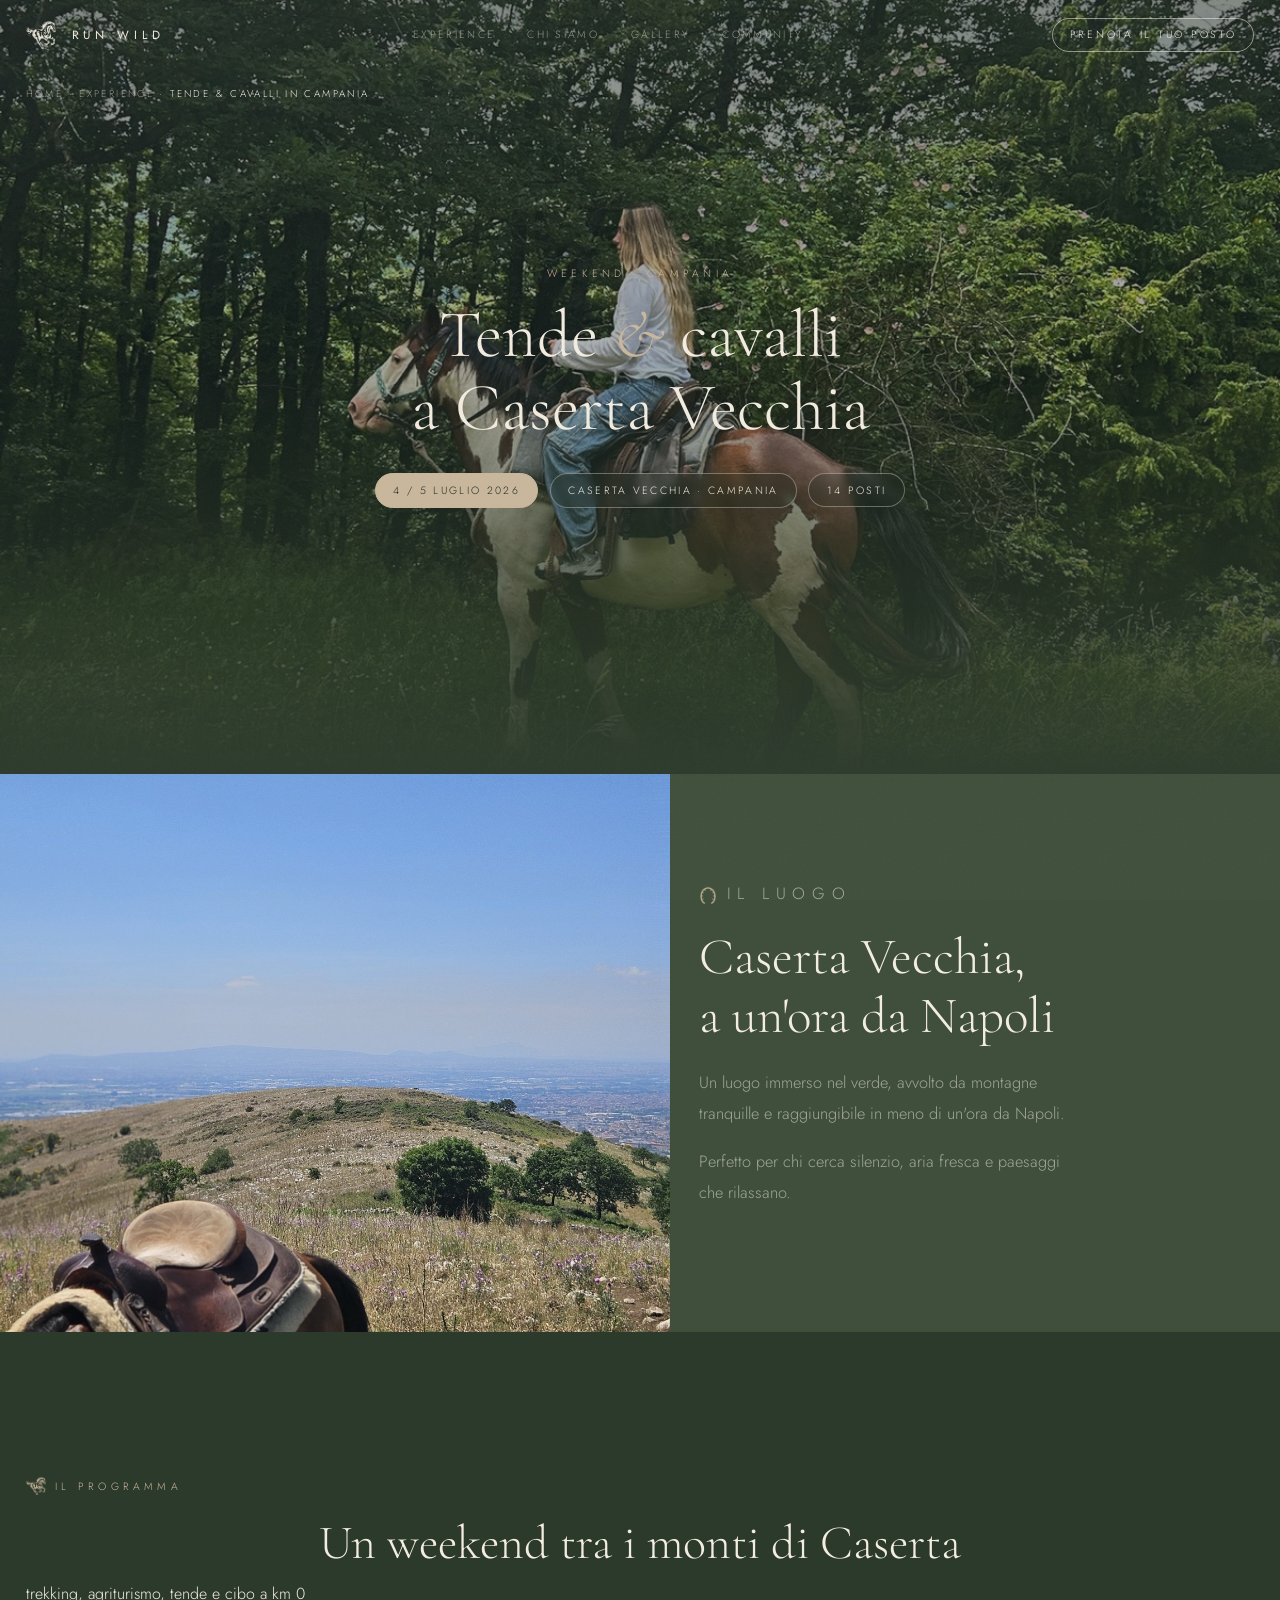
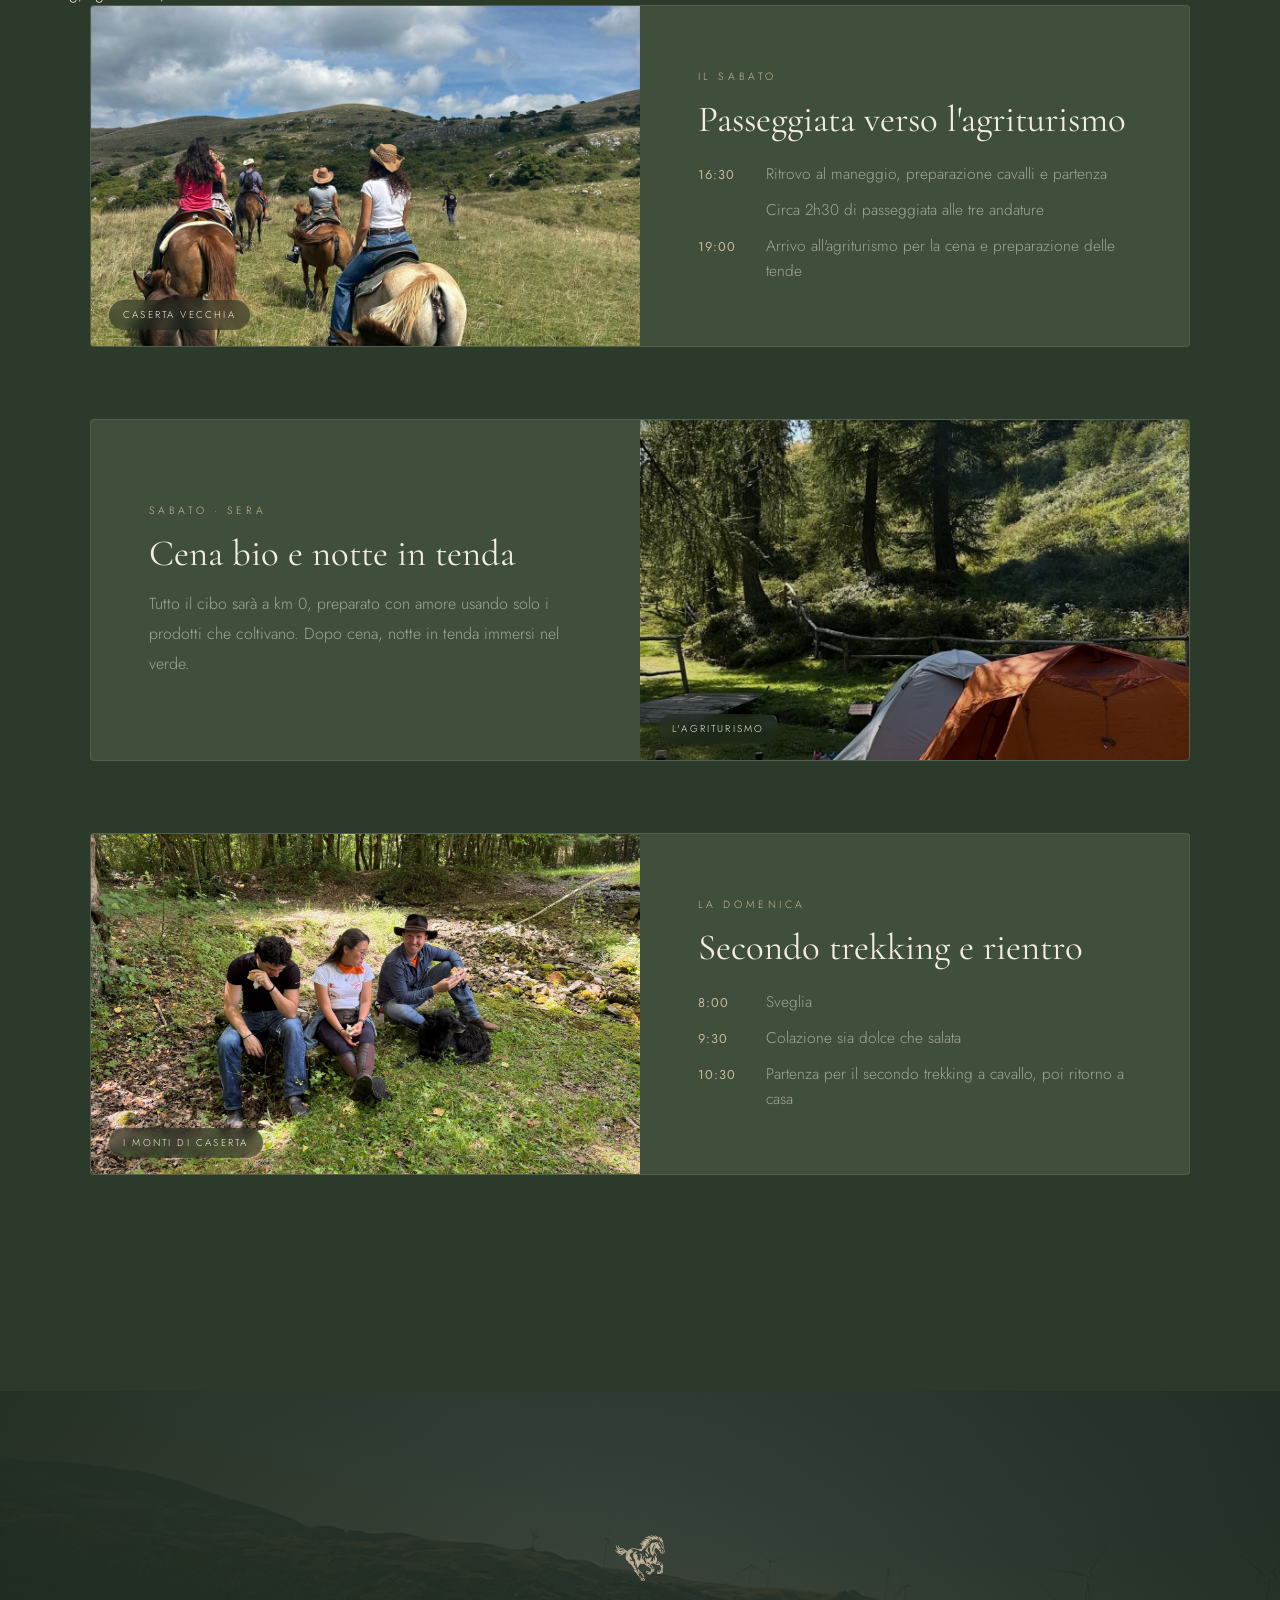
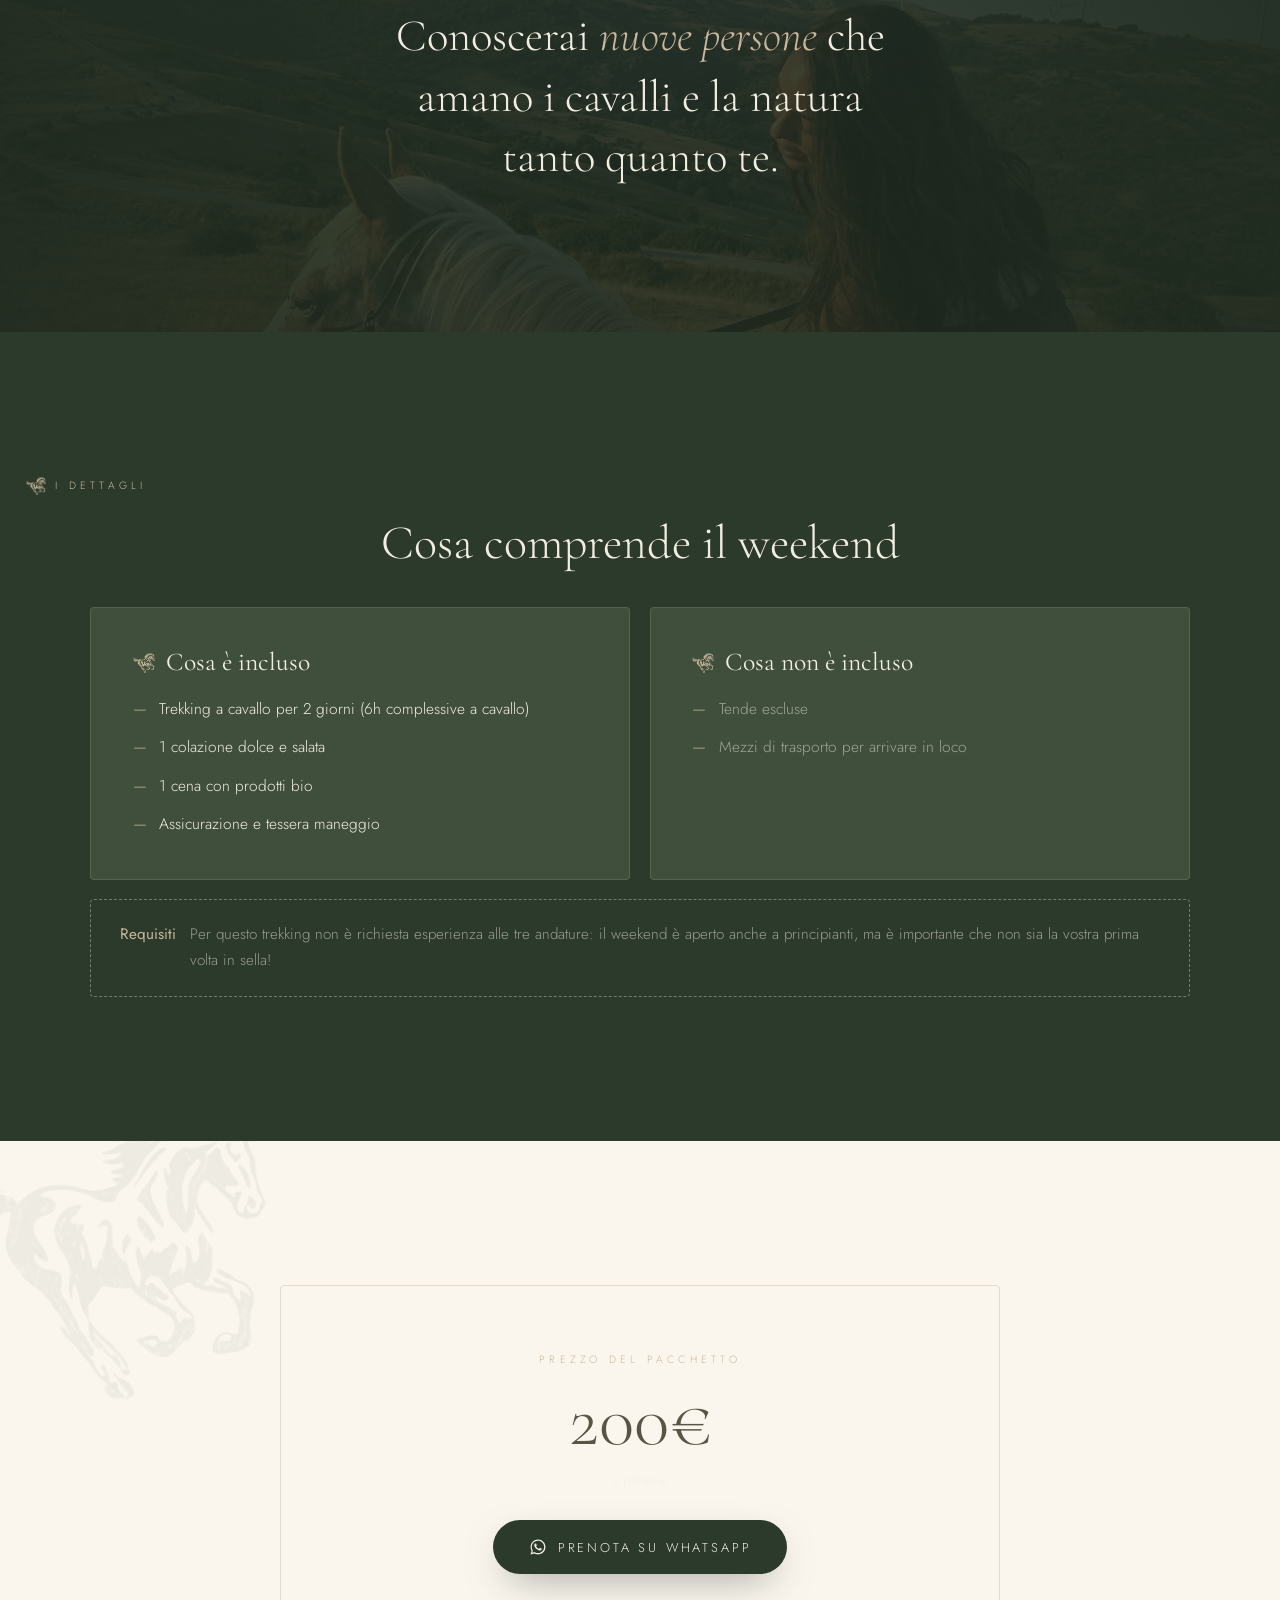
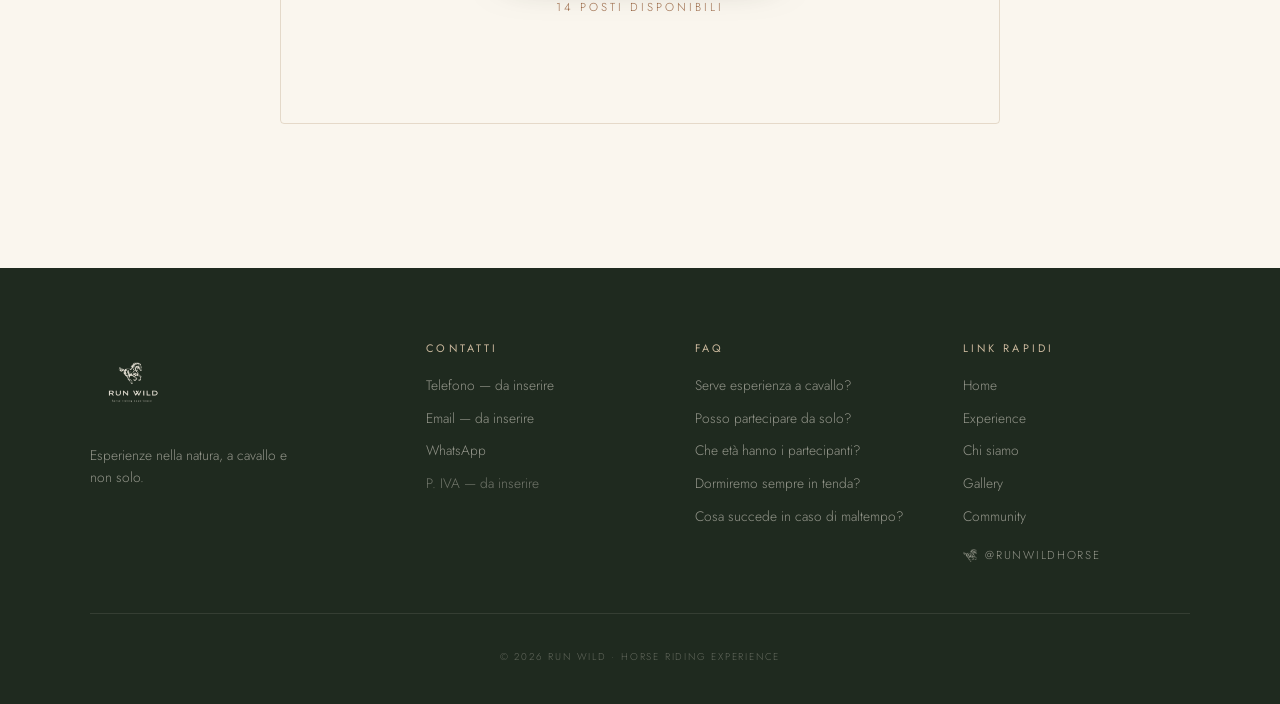
<file: runwild-v2/tende-e-cavalli-campania.html>
<!DOCTYPE html>
<html lang="it">
<head>
<meta charset="UTF-8">
<meta name="viewport" content="width=device-width, initial-scale=1.0">
<title>Tende & Cavalli — Weekend in Campania · Run Wild</title>
<meta name="description" content="Tende & Cavalli · Weekend a cavallo a Caserta Vecchia, Campania. Trekking alle pendici dei monti, cena in agriturismo con prodotti bio a km 0 e notte in tenda. 4/5 luglio 2026, 14 posti. Aperto anche a principianti.">
<link rel="icon" type="image/png" href="assets/horse_icon.png">
<link rel="preconnect" href="https://fonts.googleapis.com">
<link rel="preconnect" href="https://fonts.gstatic.com" crossorigin>
<link href="https://fonts.googleapis.com/css2?family=Cormorant+Garamond:ital,wght@0,300;0,400;0,500;0,600;1,300;1,400&family=Jost:wght@200;300;400;500&display=swap" rel="stylesheet">
<link rel="stylesheet" href="assets/site.css">
<style>
  /* --- stili specifici pagina experience --- */
  .page-hero{position:relative;height:86svh;min-height:560px;display:flex;align-items:center;justify-content:center;text-align:center;overflow:hidden}
  .page-hero img.bg{position:absolute;inset:0;width:100%;height:100%;object-fit:cover;z-index:0}
  .page-hero::before{content:"";position:absolute;inset:0;z-index:1;background:linear-gradient(180deg,rgba(31,42,31,.55) 0%,rgba(31,42,31,.35) 45%,var(--forest) 100%)}
  .page-hero .inner{position:relative;z-index:2;padding:0 1.4rem;max-width:840px}
  .page-hero .kicker{font-size:.66rem;letter-spacing:.4em;text-transform:uppercase;color:var(--sand);margin-bottom:1.1rem}
  .page-hero h1{font-family:'Cormorant Garamond',serif;font-weight:300;font-size:clamp(2.2rem,7vw,4.2rem);line-height:1.08}
  .page-hero h1 em{font-style:italic;color:var(--sand)}
  .page-hero .meta-row{display:flex;flex-wrap:wrap;justify-content:center;gap:.7rem;margin-top:1.8rem}
  .chip{display:inline-flex;align-items:center;gap:.5rem;border:1px solid rgba(243,237,225,.35);border-radius:999px;padding:.55rem 1.1rem;font-size:.66rem;letter-spacing:.22em;text-transform:uppercase;color:var(--cream);backdrop-filter:blur(4px);background:rgba(31,42,31,.25)}
  .chip.accent{background:var(--sand);color:var(--forest-deep);border-color:var(--sand)}
  .breadcrumb{position:absolute;top:5.4rem;left:1.6rem;z-index:3;font-size:.62rem;letter-spacing:.24em;text-transform:uppercase}
  .breadcrumb a{color:var(--fade);text-decoration:none}
  .breadcrumb a:hover{color:var(--cream)}

  .program{max-width:1100px;margin:0 auto}
  .program .step{display:grid;grid-template-columns:1fr;gap:0;margin-bottom:clamp(2.5rem,6vw,4.5rem);border:1px solid rgba(243,237,225,.1);border-radius:4px;overflow:hidden;background:var(--moss)}
  @media(min-width:880px){.program .step{grid-template-columns:1fr 1fr}.program .step:nth-child(even) .media{order:2}}
  .program .media{position:relative;min-height:340px;overflow:hidden}
  .program .media img{position:absolute;inset:0;width:100%;height:100%;object-fit:cover;transition:transform 1.2s cubic-bezier(.16,1,.3,1)}
  .program .step:hover .media img{transform:scale(1.05)}
  .program .media .loc{position:absolute;left:1.1rem;bottom:1rem;z-index:2;font-size:.62rem;letter-spacing:.22em;text-transform:uppercase;color:var(--cream);background:rgba(31,42,31,.55);padding:.45rem .9rem;border-radius:999px;backdrop-filter:blur(4px)}
  .program .txt{padding:clamp(2.2rem,5vw,3.6rem);display:flex;flex-direction:column;justify-content:center}
  .program .txt .when{font-size:.66rem;letter-spacing:.34em;text-transform:uppercase;color:var(--sand);margin-bottom:.9rem}
  .program .txt h3{font-family:'Cormorant Garamond',serif;font-weight:400;font-size:clamp(1.7rem,3.4vw,2.3rem);margin-bottom:1rem}
  .program .txt p{font-size:1rem;line-height:1.85;color:var(--fade);max-width:46ch}
  .program .txt ul.sched{list-style:none;margin-top:.4rem;display:flex;flex-direction:column;gap:.7rem}
  .program .txt ul.sched li{display:flex;gap:.9rem;align-items:baseline;font-size:.97rem;line-height:1.6;color:var(--fade)}
  .program .txt ul.sched li b{color:var(--sand);font-weight:400;flex:0 0 3.4rem;font-size:.8rem;letter-spacing:.08em}

  .info-grid{max-width:1100px;margin:0 auto;display:grid;grid-template-columns:1fr;gap:1.2rem}
  @media(min-width:880px){.info-grid{grid-template-columns:1fr 1fr}}
  .info-card{border:1px solid rgba(243,237,225,.12);border-radius:4px;padding:clamp(1.8rem,4vw,2.6rem);background:var(--moss)}
  .info-card h3{font-family:'Cormorant Garamond',serif;font-weight:400;font-size:1.6rem;margin-bottom:1.3rem;display:flex;align-items:center;gap:.7rem}
  .info-card h3 .h-ico{width:22px;height:22px;color:var(--sand);flex:0 0 auto}
  .info-card ul{list-style:none;display:flex;flex-direction:column;gap:.85rem}
  .info-card li{display:flex;gap:.8rem;align-items:baseline;font-size:.97rem;line-height:1.6;color:var(--cream)}
  .info-card li::before{content:"—";color:var(--sand);flex:0 0 auto}
  .info-card.muted li{color:var(--fade)}
  .note-req{max-width:1100px;margin:1.2rem auto 0;border:1px dashed rgba(201,183,156,.5);border-radius:4px;padding:1.4rem 1.8rem;font-size:.95rem;line-height:1.7;color:var(--fade);display:flex;gap:.9rem;align-items:baseline}
  .note-req b{color:var(--sand);font-weight:400}

  .price-box{max-width:720px;margin:0 auto;text-align:center;border:1px solid rgba(201,183,156,.45);border-radius:4px;padding:clamp(2.5rem,6vw,4rem)}
  .price-box .label{font-size:.66rem;letter-spacing:.4em;text-transform:uppercase;color:var(--sand);margin-bottom:.9rem}
  .price-box .price{font-family:'Cormorant Garamond',serif;font-weight:300;font-size:clamp(3.2rem,9vw,4.6rem);line-height:1;margin-bottom:.6rem}
  .price-box .per{font-size:.85rem;color:var(--fade);margin-bottom:1.8rem}
  .price-box .spots{font-size:.72rem;letter-spacing:.26em;text-transform:uppercase;color:var(--clay);margin-top:1.4rem}
</style>
</head>
<body>

<nav id="nav">
  <span class="brand"><i class="h-ico"></i><b>Run Wild</b></span>
  <div class="nav-links">
    <a href="index.html#experience">Experience</a>
    <a href="index.html#chi-siamo">Chi siamo</a>
    <a href="index.html#gallery">Gallery</a>
    <a href="index.html#community">Community</a>
  </div>
  <a class="cta-nav" href="#prenota">Prenota il tuo posto</a>
</nav>

<header class="page-hero">
  <img class="bg" src="assets/cm_hero.jpg" alt="Cavaliere nel bosco verde alle pendici dei monti di Caserta">
  <p class="breadcrumb"><a href="index.html">Home</a> · <a href="index.html#experience">Experience</a> · Tende & Cavalli in Campania</p>
  <div class="inner">
    <p class="kicker reveal-up">Weekend · Campania</p>
    <h1 class="reveal-up" style="transition-delay:.12s">Tende <em>&</em> cavalli<br>a Caserta Vecchia</h1>
    <div class="meta-row reveal-up" style="transition-delay:.24s">
      <span class="chip accent">4 / 5 Luglio 2026</span>
      <span class="chip">Caserta Vecchia · Campania</span>
      <span class="chip">14 posti</span>
    </div>
  </div>
</header>

<section class="split">
  <div class="media reveal-up"><img src="assets/cm_panorama.jpg" alt="Panorama sulla pianura campana visto dalla sella"></div>
  <div class="txt">
    <p class="eyebrow"><i class="hoof-ico"></i> Il luogo</p>
    <h2 class="reveal-up">Caserta Vecchia,<br>a un'ora da Napoli</h2>
    <p class="reveal-up" style="transition-delay:.08s">Un luogo immerso nel verde, avvolto da montagne tranquille e raggiungibile in meno di un'ora da Napoli.</p>
    <p class="reveal-up" style="transition-delay:.14s">Perfetto per chi cerca silenzio, aria fresca e paesaggi che rilassano.</p>
  </div>
</section>

<section class="pad" id="programma">
  <div class="ghead reveal-up"><p class="eyebrow"><i class="h-ico"></i> Il programma</p></div>
  <h2 class="reveal-up" style="text-align:center;font-family:'Cormorant Garamond',serif;font-weight:300;font-size:clamp(2rem,6vw,3rem);margin-bottom:.8rem">Un weekend tra i monti di Caserta</h2>
  <p class="gsub reveal-up">trekking, agriturismo, tende e cibo a km 0</p>

  <div class="program">
    <article class="step reveal-up">
      <div class="media"><img src="assets/ts_gruppo.jpg" alt="Gruppo a cavallo in fila tra i prati"><span class="loc">Caserta Vecchia</span></div>
      <div class="txt">
        <p class="when">Il sabato</p>
        <h3>Passeggiata verso l'agriturismo</h3>
        <ul class="sched">
          <li><b>16:30</b> Ritrovo al maneggio, preparazione cavalli e partenza</li>
          <li><b>&nbsp;</b> Circa 2h30 di passeggiata alle tre andature</li>
          <li><b>19:00</b> Arrivo all'agriturismo per la cena e preparazione delle tende</li>
        </ul>
      </div>
    </article>

    <article class="step reveal-up">
      <div class="media"><img src="assets/hl_camping.jpg" alt="Tende montate nel verde con la colazione pronta"><span class="loc">L'agriturismo</span></div>
      <div class="txt">
        <p class="when">Sabato · sera</p>
        <h3>Cena bio e notte in tenda</h3>
        <p>Tutto il cibo sarà a km 0, preparato con amore usando solo i prodotti che coltivano. Dopo cena, notte in tenda immersi nel verde.</p>
      </div>
    </article>

    <article class="step reveal-up">
      <div class="media"><img src="assets/cm_sosta.jpg" alt="Sosta del gruppo nel bosco durante il trekking"><span class="loc">I monti di Caserta</span></div>
      <div class="txt">
        <p class="when">La domenica</p>
        <h3>Secondo trekking e rientro</h3>
        <ul class="sched">
          <li><b>8:00</b> Sveglia</li>
          <li><b>9:30</b> Colazione sia dolce che salata</li>
          <li><b>10:30</b> Partenza per il secondo trekking a cavallo, poi ritorno a casa</li>
        </ul>
      </div>
    </article>
  </div>
</section>

<section class="band">
  <img class="bg" src="assets/hl_tramonto.jpg" alt="Ragazza a cavallo al tramonto tra le colline">
  <i class="ico h-ico" aria-hidden="true"></i>
  <p class="q reveal-up">Conoscerai <em>nuove persone</em> che amano i cavalli e la natura tanto quanto te.</p>
</section>

<section class="pad" id="dettagli">
  <div class="ghead reveal-up"><p class="eyebrow"><i class="h-ico"></i> I dettagli</p></div>
  <h2 class="reveal-up" style="text-align:center;font-family:'Cormorant Garamond',serif;font-weight:300;font-size:clamp(2rem,6vw,3rem);margin-bottom:2.4rem">Cosa comprende il weekend</h2>
  <div class="info-grid">
    <div class="info-card reveal-up">
      <h3><i class="h-ico"></i> Cosa è incluso</h3>
      <ul>
        <li>Trekking a cavallo per 2 giorni (6h complessive a cavallo)</li>
        <li>1 colazione dolce e salata</li>
        <li>1 cena con prodotti bio</li>
        <li>Assicurazione e tessera maneggio</li>
      </ul>
    </div>
    <div class="info-card muted reveal-up" style="transition-delay:.1s">
      <h3><i class="h-ico"></i> Cosa non è incluso</h3>
      <ul>
        <li>Tende escluse</li>
        <li>Mezzi di trasporto per arrivare in loco</li>
      </ul>
    </div>
  </div>
  <p class="note-req reveal-up"><b>Requisiti</b> Per questo trekking non è richiesta esperienza alle tre andature: il weekend è aperto anche a principianti, ma è importante che non sia la vostra prima volta in sella!</p>
</section>

<section class="join pad" id="prenota">
  <span class="ghost"></span>
  <div class="price-box reveal-up">
    <p class="label">Prezzo del pacchetto</p>
    <p class="price">200€</p>
    <p class="per">a persona</p>
    <a class="wa-btn" href="https://chat.whatsapp.com/IArELzHr4w1A6WsWyz7IqS?mode=gi_t&utm_source=ig&utm_medium=social&utm_content=link_in_bio" target="_blank" rel="noopener">
      <svg viewBox="0 0 24 24"><path d="M12.04 2C6.58 2 2.13 6.45 2.13 11.91c0 1.75.46 3.45 1.32 4.95L2 22l5.25-1.38c1.45.79 3.08 1.21 4.79 1.21 5.46 0 9.91-4.45 9.91-9.91S17.5 2 12.04 2zm0 18.15c-1.52 0-3.01-.41-4.3-1.18l-.31-.18-3.12.82.83-3.04-.2-.31a8.21 8.21 0 0 1-1.26-4.35c0-4.54 3.7-8.23 8.24-8.23 2.2 0 4.27.86 5.82 2.42a8.18 8.18 0 0 1 2.41 5.82c0 4.54-3.69 8.24-8.23 8.24zm4.52-6.16c-.25-.12-1.47-.72-1.69-.81-.23-.08-.39-.12-.56.12-.16.25-.64.81-.79.97-.14.17-.29.19-.54.06-.25-.12-1.05-.39-1.99-1.23-.74-.66-1.23-1.47-1.38-1.72-.14-.25-.01-.38.11-.5.11-.11.25-.29.37-.43.13-.14.17-.25.25-.41.08-.17.04-.31-.02-.43-.06-.12-.56-1.34-.76-1.84-.2-.48-.41-.42-.56-.43h-.48c-.17 0-.43.06-.66.31-.22.25-.86.85-.86 2.07s.89 2.4 1.01 2.56c.12.17 1.75 2.67 4.23 3.74.59.26 1.05.41 1.41.52.59.19 1.13.16 1.56.1.48-.07 1.47-.6 1.67-1.18.21-.58.21-1.07.15-1.18-.06-.11-.22-.17-.47-.29z"/></svg>
      Prenota su WhatsApp
    </a>
    <p class="spots">14 posti disponibili</p>
  </div>
</section>

<footer>
  <div class="foot-grid">
    <div class="foot-col foot-brand">
      <img class="flogo" src="assets/logo_full.png" alt="Run Wild logo">
      <p class="foot-tag">Esperienze nella natura, a cavallo e non solo.</p>
    </div>
    <div class="foot-col">
      <h4>Contatti</h4>
      <ul>
        <li><a href="tel:+39000000000">Telefono — da inserire</a></li>
        <li><a href="mailto:info@runwildhorse.it">Email — da inserire</a></li>
        <li><a href="https://chat.whatsapp.com/IArELzHr4w1A6WsWyz7IqS?mode=gi_t&utm_source=ig&utm_medium=social&utm_content=link_in_bio" target="_blank" rel="noopener">WhatsApp</a></li>
        <li class="piva">P. IVA — da inserire</li>
      </ul>
    </div>
    <div class="foot-col">
      <h4>FAQ</h4>
      <ul>
        <li>Serve esperienza a cavallo?</li>
        <li>Posso partecipare da solo?</li>
        <li>Che età hanno i partecipanti?</li>
        <li>Dormiremo sempre in tenda?</li>
        <li>Cosa succede in caso di maltempo?</li>
      </ul>
    </div>
    <div class="foot-col">
      <h4>Link rapidi</h4>
      <ul>
        <li><a href="index.html">Home</a></li>
        <li><a href="index.html#experience">Experience</a></li>
        <li><a href="index.html#chi-siamo">Chi siamo</a></li>
        <li><a href="index.html#gallery">Gallery</a></li>
        <li><a href="index.html#community">Community</a></li>
      </ul>
      <a class="foot-ig" href="https://www.instagram.com/runwildhorse/" target="_blank" rel="noopener"><i class="h-ico"></i> @runwildhorse</a>
    </div>
  </div>
  <div class="copy">© <span id="yr"></span> Run Wild · Horse Riding Experience</div>
</footer>

<a class="wa-float" id="waFloat" href="https://chat.whatsapp.com/IArELzHr4w1A6WsWyz7IqS?mode=gi_t&utm_source=ig&utm_medium=social&utm_content=link_in_bio" target="_blank" rel="noopener" aria-label="WhatsApp">
  <svg viewBox="0 0 24 24"><path d="M12.04 2C6.58 2 2.13 6.45 2.13 11.91c0 1.75.46 3.45 1.32 4.95L2 22l5.25-1.38c1.45.79 3.08 1.21 4.79 1.21 5.46 0 9.91-4.45 9.91-9.91S17.5 2 12.04 2zm0 18.15c-1.52 0-3.01-.41-4.3-1.18l-.31-.18-3.12.82.83-3.04-.2-.31a8.21 8.21 0 0 1-1.26-4.35c0-4.54 3.7-8.23 8.24-8.23 2.2 0 4.27.86 5.82 2.42a8.18 8.18 0 0 1 2.41 5.82c0 4.54-3.69 8.24-8.23 8.24zm4.52-6.16c-.25-.12-1.47-.72-1.69-.81-.23-.08-.39-.12-.56.12-.16.25-.64.81-.79.97-.14.17-.29.19-.54.06-.25-.12-1.05-.39-1.99-1.23-.74-.66-1.23-1.47-1.38-1.72-.14-.25-.01-.38.11-.5.11-.11.25-.29.37-.43.13-.14.17-.25.25-.41.08-.17.04-.31-.02-.43-.06-.12-.56-1.34-.76-1.84-.2-.48-.41-.42-.56-.43h-.48c-.17 0-.43.06-.66.31-.22.25-.86.85-.86 2.07s.89 2.4 1.01 2.56c.12.17 1.75 2.67 4.23 3.74.59.26 1.05.41 1.41.52.59.19 1.13.16 1.56.1.48-.07 1.47-.6 1.67-1.18.21-.58.21-1.07.15-1.18-.06-.11-.22-.17-.47-.29z"/></svg>
</a>

<script src="assets/site.js"></script>
</body>
</html>
</file>
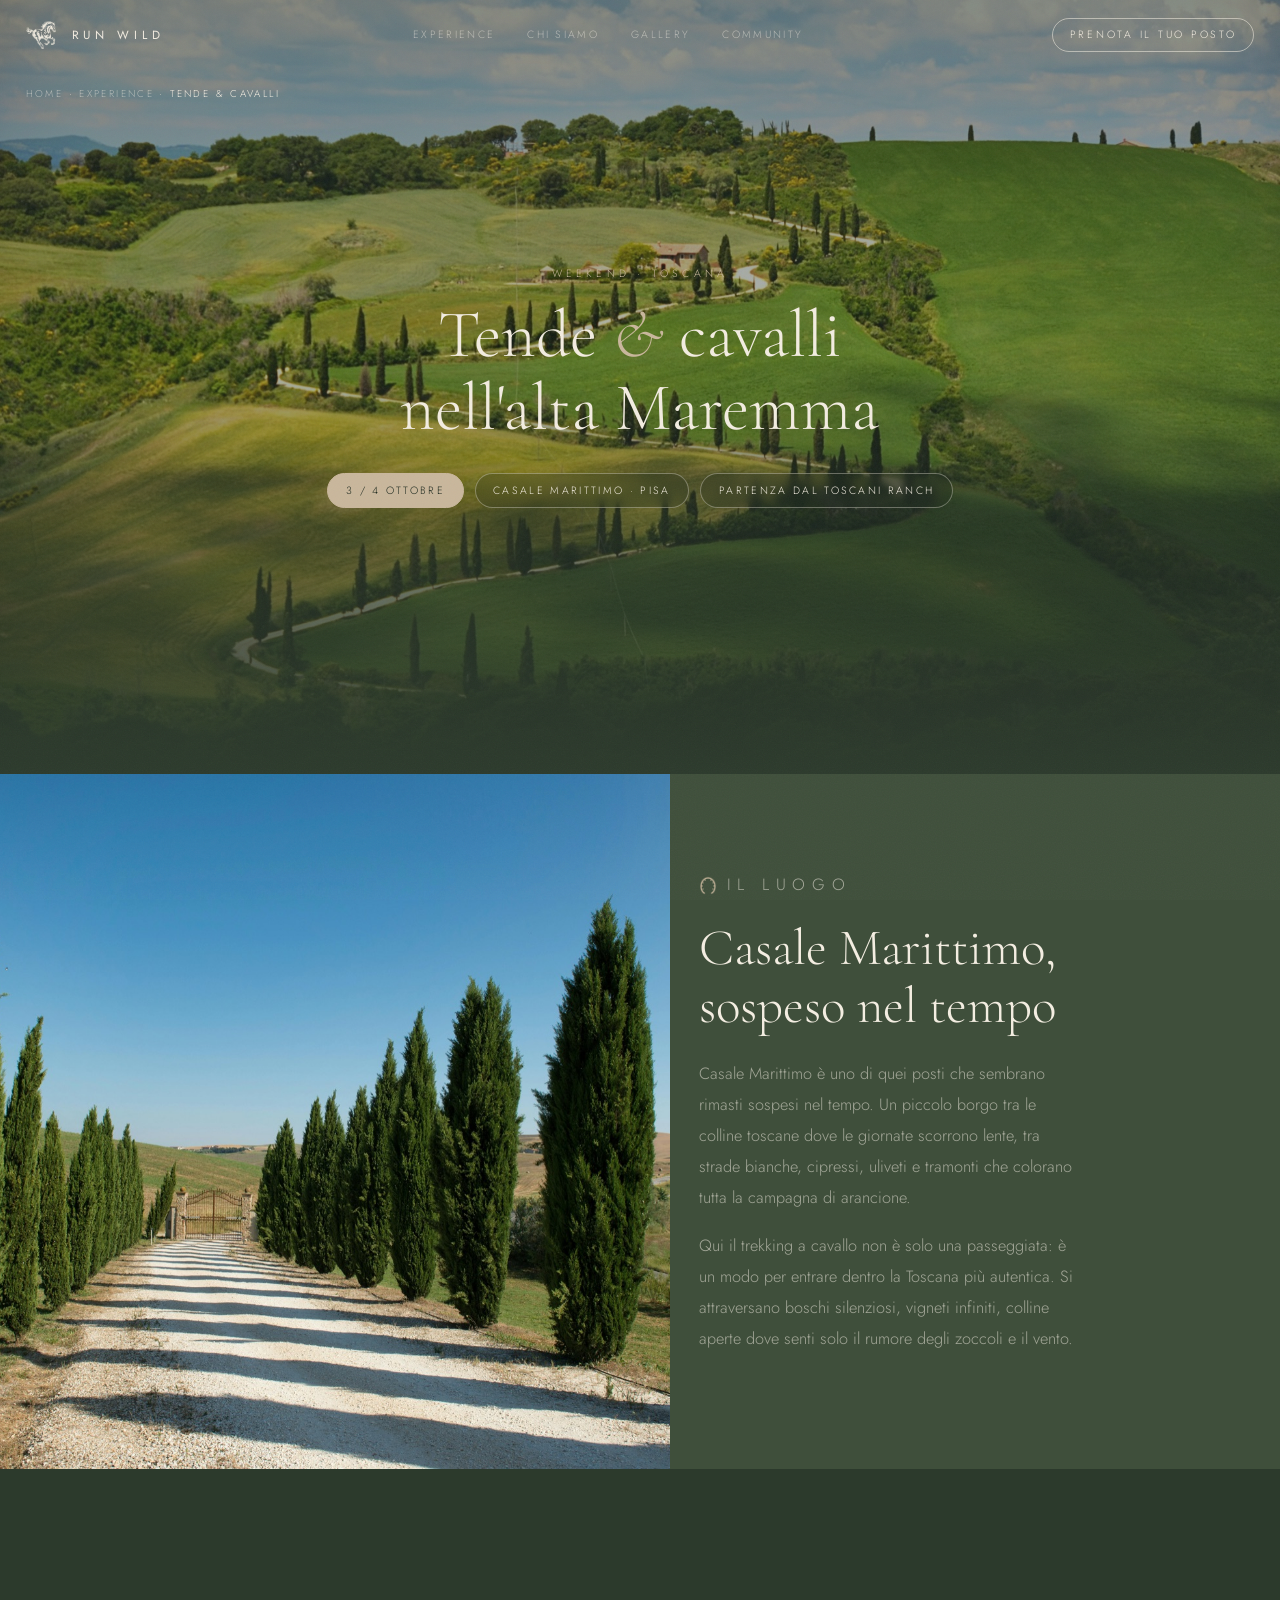
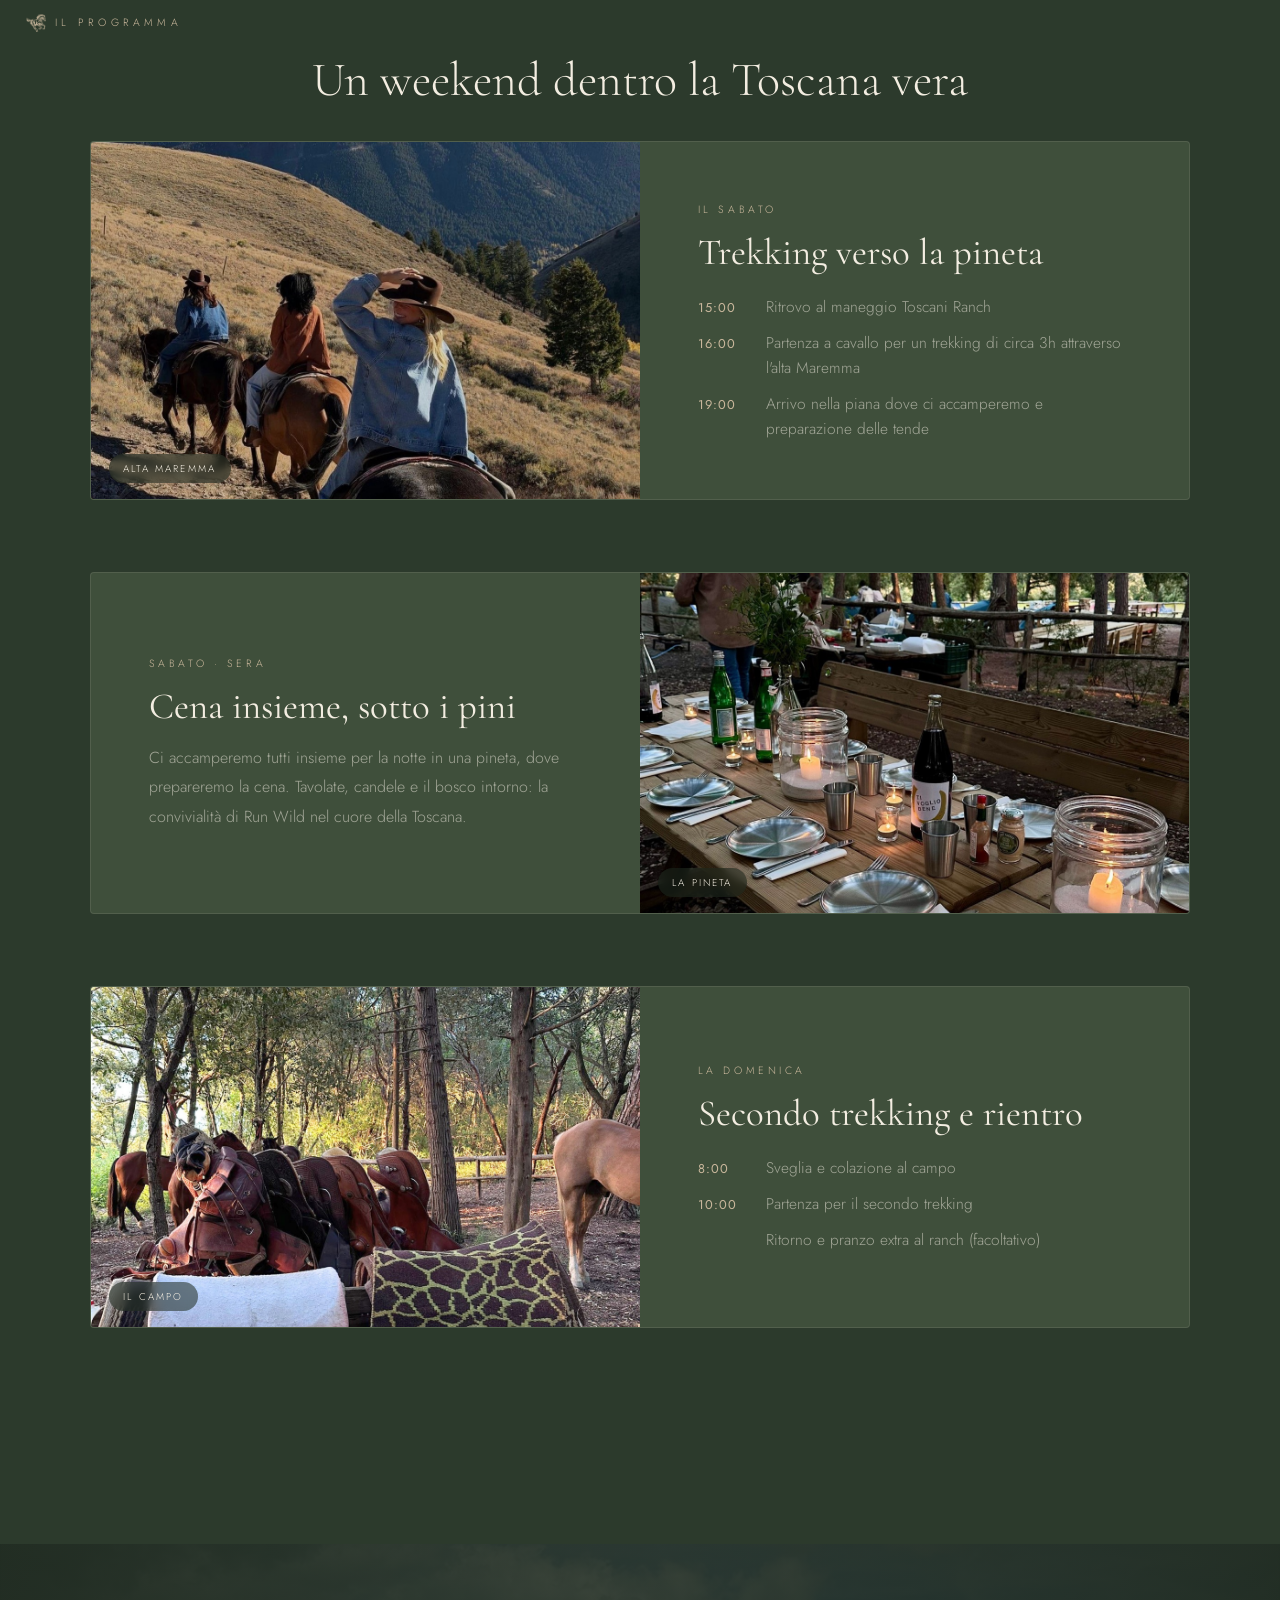
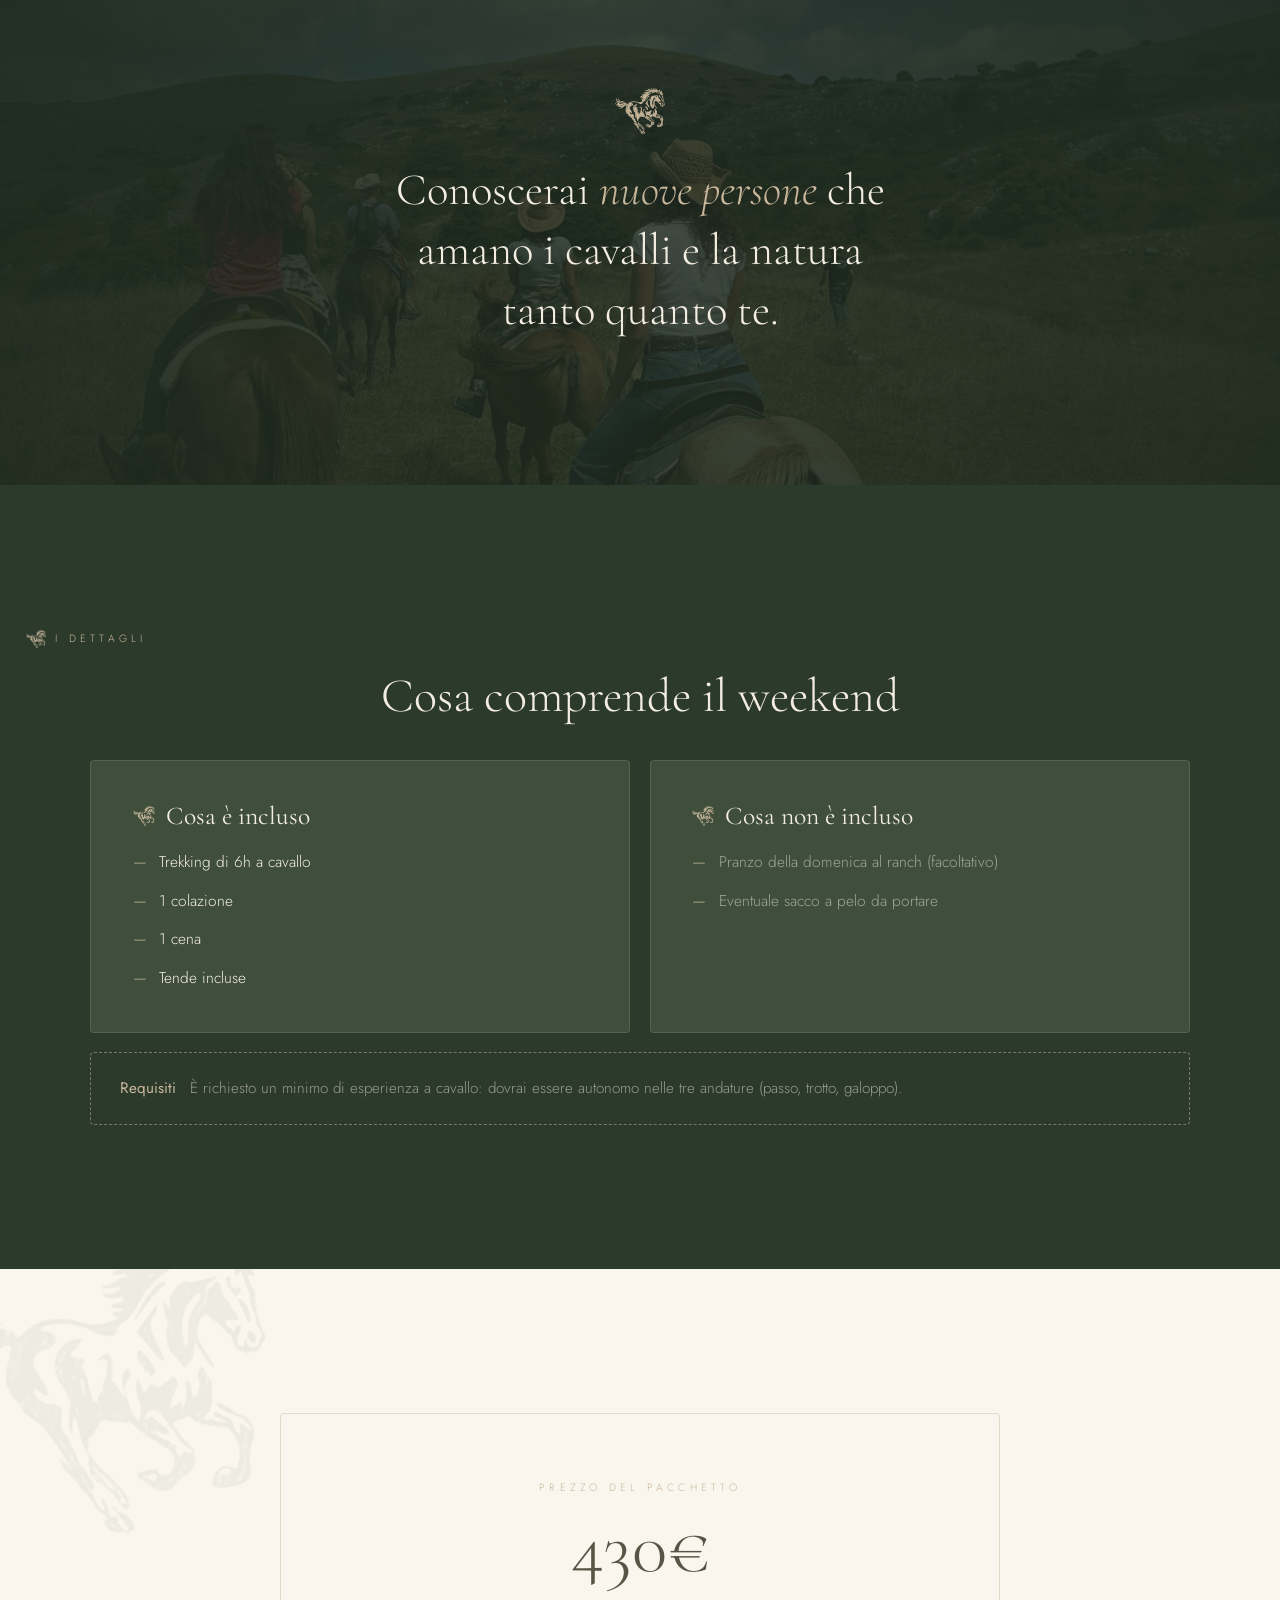
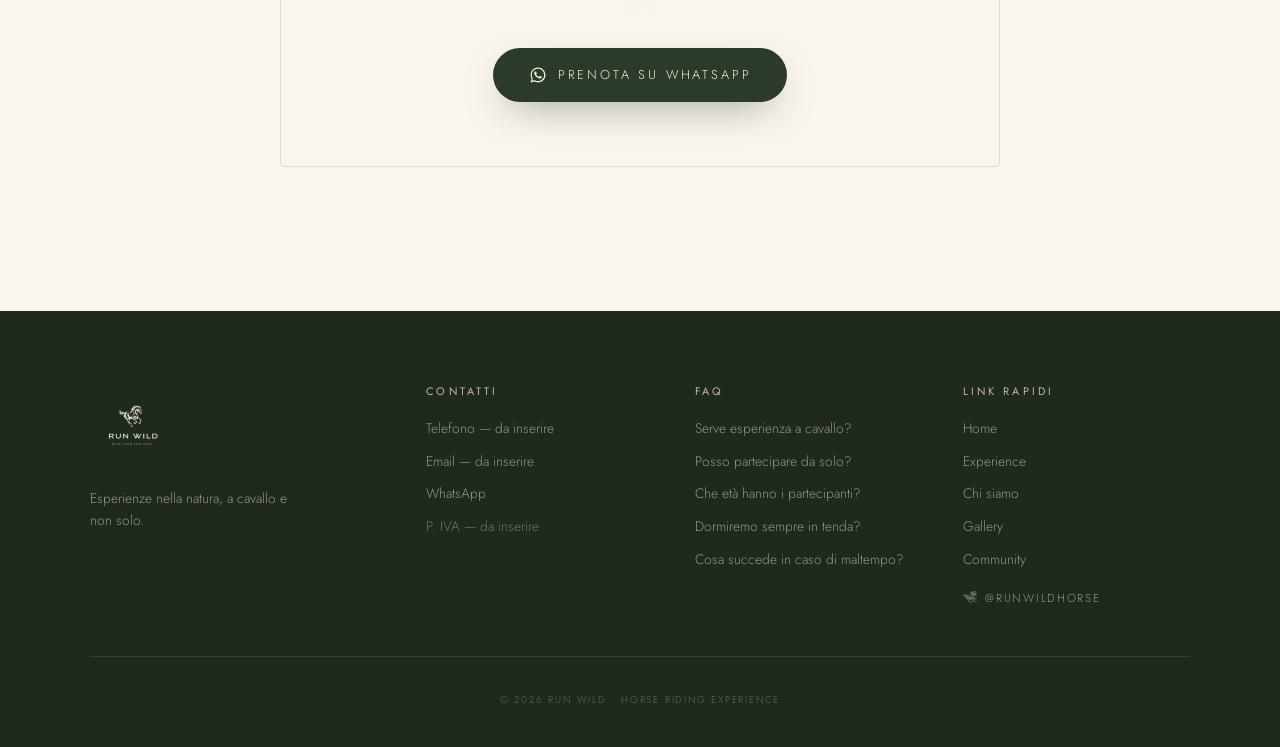
<file: runwild-v2/tende-e-cavalli-toscana.html>
<!DOCTYPE html>
<html lang="it">
<head>
<meta charset="UTF-8">
<meta name="viewport" content="width=device-width, initial-scale=1.0">
<title>Tende & Cavalli — Weekend in Toscana · Run Wild</title>
<meta name="description" content="Tende & Cavalli · Weekend a cavallo nell'alta Maremma toscana. Trekking da Casale Marittimo, notte in tenda in pineta e cena insieme sotto gli alberi. 3/4 ottobre, partenza dal Toscani Ranch.">
<link rel="icon" type="image/png" href="assets/horse_icon.png">
<link rel="preconnect" href="https://fonts.googleapis.com">
<link rel="preconnect" href="https://fonts.gstatic.com" crossorigin>
<link href="https://fonts.googleapis.com/css2?family=Cormorant+Garamond:ital,wght@0,300;0,400;0,500;0,600;1,300;1,400&family=Jost:wght@200;300;400;500&display=swap" rel="stylesheet">
<link rel="stylesheet" href="assets/site.css">
<style>
  /* --- stili specifici pagina experience --- */
  .page-hero{position:relative;height:86svh;min-height:560px;display:flex;align-items:center;justify-content:center;text-align:center;overflow:hidden}
  .page-hero img.bg{position:absolute;inset:0;width:100%;height:100%;object-fit:cover;z-index:0}
  .page-hero::before{content:"";position:absolute;inset:0;z-index:1;background:linear-gradient(180deg,rgba(31,42,31,.55) 0%,rgba(31,42,31,.35) 45%,var(--forest) 100%)}
  .page-hero .inner{position:relative;z-index:2;padding:0 1.4rem;max-width:840px}
  .page-hero .kicker{font-size:.66rem;letter-spacing:.4em;text-transform:uppercase;color:var(--sand);margin-bottom:1.1rem}
  .page-hero h1{font-family:'Cormorant Garamond',serif;font-weight:300;font-size:clamp(2.2rem,7vw,4.2rem);line-height:1.08}
  .page-hero h1 em{font-style:italic;color:var(--sand)}
  .page-hero .meta-row{display:flex;flex-wrap:wrap;justify-content:center;gap:.7rem;margin-top:1.8rem}
  .chip{display:inline-flex;align-items:center;gap:.5rem;border:1px solid rgba(243,237,225,.35);border-radius:999px;padding:.55rem 1.1rem;font-size:.66rem;letter-spacing:.22em;text-transform:uppercase;color:var(--cream);backdrop-filter:blur(4px);background:rgba(31,42,31,.25)}
  .chip.accent{background:var(--sand);color:var(--forest-deep);border-color:var(--sand)}
  .breadcrumb{position:absolute;top:5.4rem;left:1.6rem;z-index:3;font-size:.62rem;letter-spacing:.24em;text-transform:uppercase}
  .breadcrumb a{color:var(--fade);text-decoration:none}
  .breadcrumb a:hover{color:var(--cream)}

  .program{max-width:1100px;margin:0 auto}
  .program .step{display:grid;grid-template-columns:1fr;gap:0;margin-bottom:clamp(2.5rem,6vw,4.5rem);border:1px solid rgba(243,237,225,.1);border-radius:4px;overflow:hidden;background:var(--moss)}
  @media(min-width:880px){.program .step{grid-template-columns:1fr 1fr}.program .step:nth-child(even) .media{order:2}}
  .program .media{position:relative;min-height:340px;overflow:hidden}
  .program .media img{position:absolute;inset:0;width:100%;height:100%;object-fit:cover;transition:transform 1.2s cubic-bezier(.16,1,.3,1)}
  .program .step:hover .media img{transform:scale(1.05)}
  .program .media .loc{position:absolute;left:1.1rem;bottom:1rem;z-index:2;font-size:.62rem;letter-spacing:.22em;text-transform:uppercase;color:var(--cream);background:rgba(31,42,31,.55);padding:.45rem .9rem;border-radius:999px;backdrop-filter:blur(4px)}
  .program .txt{padding:clamp(2.2rem,5vw,3.6rem);display:flex;flex-direction:column;justify-content:center}
  .program .txt .when{font-size:.66rem;letter-spacing:.34em;text-transform:uppercase;color:var(--sand);margin-bottom:.9rem}
  .program .txt h3{font-family:'Cormorant Garamond',serif;font-weight:400;font-size:clamp(1.7rem,3.4vw,2.3rem);margin-bottom:1rem}
  .program .txt p{font-size:1rem;line-height:1.85;color:var(--fade);max-width:46ch}
  .program .txt ul.sched{list-style:none;margin-top:.4rem;display:flex;flex-direction:column;gap:.7rem}
  .program .txt ul.sched li{display:flex;gap:.9rem;align-items:baseline;font-size:.97rem;line-height:1.6;color:var(--fade)}
  .program .txt ul.sched li b{color:var(--sand);font-weight:400;flex:0 0 3.4rem;font-size:.8rem;letter-spacing:.08em}

  .info-grid{max-width:1100px;margin:0 auto;display:grid;grid-template-columns:1fr;gap:1.2rem}
  @media(min-width:880px){.info-grid{grid-template-columns:1fr 1fr}}
  .info-card{border:1px solid rgba(243,237,225,.12);border-radius:4px;padding:clamp(1.8rem,4vw,2.6rem);background:var(--moss)}
  .info-card h3{font-family:'Cormorant Garamond',serif;font-weight:400;font-size:1.6rem;margin-bottom:1.3rem;display:flex;align-items:center;gap:.7rem}
  .info-card h3 .h-ico{width:22px;height:22px;color:var(--sand);flex:0 0 auto}
  .info-card ul{list-style:none;display:flex;flex-direction:column;gap:.85rem}
  .info-card li{display:flex;gap:.8rem;align-items:baseline;font-size:.97rem;line-height:1.6;color:var(--cream)}
  .info-card li::before{content:"—";color:var(--sand);flex:0 0 auto}
  .info-card.muted li{color:var(--fade)}
  .note-req{max-width:1100px;margin:1.2rem auto 0;border:1px dashed rgba(201,183,156,.5);border-radius:4px;padding:1.4rem 1.8rem;font-size:.95rem;line-height:1.7;color:var(--fade);display:flex;gap:.9rem;align-items:baseline}
  .note-req b{color:var(--sand);font-weight:400}

  .price-box{max-width:720px;margin:0 auto;text-align:center;border:1px solid rgba(201,183,156,.45);border-radius:4px;padding:clamp(2.5rem,6vw,4rem)}
  .price-box .label{font-size:.66rem;letter-spacing:.4em;text-transform:uppercase;color:var(--sand);margin-bottom:.9rem}
  .price-box .price{font-family:'Cormorant Garamond',serif;font-weight:300;font-size:clamp(3.2rem,9vw,4.6rem);line-height:1;margin-bottom:.6rem}
  .price-box .per{font-size:.85rem;color:var(--fade);margin-bottom:1.8rem}
  .price-box .spots{font-size:.72rem;letter-spacing:.26em;text-transform:uppercase;color:var(--clay);margin-top:1.4rem}
</style>
</head>
<body>

<nav id="nav">
  <span class="brand"><i class="h-ico"></i><b>Run Wild</b></span>
  <div class="nav-links">
    <a href="index.html#experience">Experience</a>
    <a href="index.html#chi-siamo">Chi siamo</a>
    <a href="index.html#gallery">Gallery</a>
    <a href="index.html#community">Community</a>
  </div>
  <a class="cta-nav" href="#prenota">Prenota il tuo posto</a>
</nav>

<header class="page-hero">
  <img class="bg" src="assets/ts_hero.jpg" alt="Colline toscane con strada bianca bordata di cipressi">
  <p class="breadcrumb"><a href="index.html">Home</a> · <a href="index.html#experience">Experience</a> · Tende & Cavalli</p>
  <div class="inner">
    <p class="kicker reveal-up">Weekend · Toscana</p>
    <h1 class="reveal-up" style="transition-delay:.12s">Tende <em>&</em> cavalli<br>nell'alta Maremma</h1>
    <div class="meta-row reveal-up" style="transition-delay:.24s">
      <span class="chip accent">3 / 4 Ottobre</span>
      <span class="chip">Casale Marittimo · Pisa</span>
      <span class="chip">Partenza dal Toscani Ranch</span>
    </div>
  </div>
</header>

<section class="split">
  <div class="media reveal-up"><img src="assets/ts_cipressi.jpg" alt="Viale di cipressi su strada bianca nella campagna toscana"></div>
  <div class="txt">
    <p class="eyebrow"><i class="hoof-ico"></i> Il luogo</p>
    <h2 class="reveal-up">Casale Marittimo,<br>sospeso nel tempo</h2>
    <p class="reveal-up" style="transition-delay:.08s">Casale Marittimo è uno di quei posti che sembrano rimasti sospesi nel tempo. Un piccolo borgo tra le colline toscane dove le giornate scorrono lente, tra strade bianche, cipressi, uliveti e tramonti che colorano tutta la campagna di arancione.</p>
    <p class="reveal-up" style="transition-delay:.14s">Qui il trekking a cavallo non è solo una passeggiata: è un modo per entrare dentro la Toscana più autentica. Si attraversano boschi silenziosi, vigneti infiniti, colline aperte dove senti solo il rumore degli zoccoli e il vento.</p>
  </div>
</section>

<section class="pad" id="programma">
  <div class="ghead reveal-up"><p class="eyebrow"><i class="h-ico"></i> Il programma</p></div>
  <h2 class="reveal-up" style="text-align:center;font-family:'Cormorant Garamond',serif;font-weight:300;font-size:clamp(2rem,6vw,3rem);margin-bottom:.8rem">Un weekend dentro la Toscana vera</h2>
  <p class="gsub reveal-up">strade bianche, pinete, tende e una cena sotto gli alberi</p>

  <div class="program">
    <article class="step reveal-up">
      <div class="media"><img src="assets/ts_trekking.jpg" alt="Cavalieri in trekking tra le colline"><span class="loc">Alta Maremma</span></div>
      <div class="txt">
        <p class="when">Il sabato</p>
        <h3>Trekking verso la pineta</h3>
        <ul class="sched">
          <li><b>15:00</b> Ritrovo al maneggio Toscani Ranch</li>
          <li><b>16:00</b> Partenza a cavallo per un trekking di circa 3h attraverso l'alta Maremma</li>
          <li><b>19:00</b> Arrivo nella piana dove ci accamperemo e preparazione delle tende</li>
        </ul>
      </div>
    </article>

    <article class="step reveal-up">
      <div class="media"><img src="assets/ts_cena.jpg" alt="Tavola apparecchiata con candele nella pineta"><span class="loc">La pineta</span></div>
      <div class="txt">
        <p class="when">Sabato · sera</p>
        <h3>Cena insieme, sotto i pini</h3>
        <p>Ci accamperemo tutti insieme per la notte in una pineta, dove prepareremo la cena. Tavolate, candele e il bosco intorno: la convivialità di Run Wild nel cuore della Toscana.</p>
      </div>
    </article>

    <article class="step reveal-up">
      <div class="media"><img src="assets/ts_selle.jpg" alt="Selle western pronte al campo nella pineta con i cavalli"><span class="loc">Il campo</span></div>
      <div class="txt">
        <p class="when">La domenica</p>
        <h3>Secondo trekking e rientro</h3>
        <ul class="sched">
          <li><b>8:00</b> Sveglia e colazione al campo</li>
          <li><b>10:00</b> Partenza per il secondo trekking</li>
          <li><b>&nbsp;</b> Ritorno e pranzo extra al ranch (facoltativo)</li>
        </ul>
      </div>
    </article>
  </div>
</section>

<section class="band">
  <img class="bg" src="assets/ts_gruppo.jpg" alt="Gruppo a cavallo in fila tra i prati">
  <i class="ico h-ico" aria-hidden="true"></i>
  <p class="q reveal-up">Conoscerai <em>nuove persone</em> che amano i cavalli e la natura tanto quanto te.</p>
</section>

<section class="pad" id="dettagli">
  <div class="ghead reveal-up"><p class="eyebrow"><i class="h-ico"></i> I dettagli</p></div>
  <h2 class="reveal-up" style="text-align:center;font-family:'Cormorant Garamond',serif;font-weight:300;font-size:clamp(2rem,6vw,3rem);margin-bottom:2.4rem">Cosa comprende il weekend</h2>
  <div class="info-grid">
    <div class="info-card reveal-up">
      <h3><i class="h-ico"></i> Cosa è incluso</h3>
      <ul>
        <li>Trekking di 6h a cavallo</li>
        <li>1 colazione</li>
        <li>1 cena</li>
        <li>Tende incluse</li>
      </ul>
    </div>
    <div class="info-card muted reveal-up" style="transition-delay:.1s">
      <h3><i class="h-ico"></i> Cosa non è incluso</h3>
      <ul>
        <li>Pranzo della domenica al ranch (facoltativo)</li>
        <li>Eventuale sacco a pelo da portare</li>
      </ul>
    </div>
  </div>
  <p class="note-req reveal-up"><b>Requisiti</b> È richiesto un minimo di esperienza a cavallo: dovrai essere autonomo nelle tre andature (passo, trotto, galoppo).</p>
</section>

<section class="join pad" id="prenota">
  <span class="ghost"></span>
  <div class="price-box reveal-up">
    <p class="label">Prezzo del pacchetto</p>
    <p class="price">430€</p>
    <p class="per">a persona</p>
    <a class="wa-btn" href="https://chat.whatsapp.com/IArELzHr4w1A6WsWyz7IqS?mode=gi_t&utm_source=ig&utm_medium=social&utm_content=link_in_bio" target="_blank" rel="noopener">
      <svg viewBox="0 0 24 24"><path d="M12.04 2C6.58 2 2.13 6.45 2.13 11.91c0 1.75.46 3.45 1.32 4.95L2 22l5.25-1.38c1.45.79 3.08 1.21 4.79 1.21 5.46 0 9.91-4.45 9.91-9.91S17.5 2 12.04 2zm0 18.15c-1.52 0-3.01-.41-4.3-1.18l-.31-.18-3.12.82.83-3.04-.2-.31a8.21 8.21 0 0 1-1.26-4.35c0-4.54 3.7-8.23 8.24-8.23 2.2 0 4.27.86 5.82 2.42a8.18 8.18 0 0 1 2.41 5.82c0 4.54-3.69 8.24-8.23 8.24zm4.52-6.16c-.25-.12-1.47-.72-1.69-.81-.23-.08-.39-.12-.56.12-.16.25-.64.81-.79.97-.14.17-.29.19-.54.06-.25-.12-1.05-.39-1.99-1.23-.74-.66-1.23-1.47-1.38-1.72-.14-.25-.01-.38.11-.5.11-.11.25-.29.37-.43.13-.14.17-.25.25-.41.08-.17.04-.31-.02-.43-.06-.12-.56-1.34-.76-1.84-.2-.48-.41-.42-.56-.43h-.48c-.17 0-.43.06-.66.31-.22.25-.86.85-.86 2.07s.89 2.4 1.01 2.56c.12.17 1.75 2.67 4.23 3.74.59.26 1.05.41 1.41.52.59.19 1.13.16 1.56.1.48-.07 1.47-.6 1.67-1.18.21-.58.21-1.07.15-1.18-.06-.11-.22-.17-.47-.29z"/></svg>
      Prenota su WhatsApp
    </a>
  </div>
</section>

<footer>
  <div class="foot-grid">
    <div class="foot-col foot-brand">
      <img class="flogo" src="assets/logo_full.png" alt="Run Wild logo">
      <p class="foot-tag">Esperienze nella natura, a cavallo e non solo.</p>
    </div>
    <div class="foot-col">
      <h4>Contatti</h4>
      <ul>
        <li><a href="tel:+39000000000">Telefono — da inserire</a></li>
        <li><a href="mailto:info@runwildhorse.it">Email — da inserire</a></li>
        <li><a href="https://chat.whatsapp.com/IArELzHr4w1A6WsWyz7IqS?mode=gi_t&utm_source=ig&utm_medium=social&utm_content=link_in_bio" target="_blank" rel="noopener">WhatsApp</a></li>
        <li class="piva">P. IVA — da inserire</li>
      </ul>
    </div>
    <div class="foot-col">
      <h4>FAQ</h4>
      <ul>
        <li>Serve esperienza a cavallo?</li>
        <li>Posso partecipare da solo?</li>
        <li>Che età hanno i partecipanti?</li>
        <li>Dormiremo sempre in tenda?</li>
        <li>Cosa succede in caso di maltempo?</li>
      </ul>
    </div>
    <div class="foot-col">
      <h4>Link rapidi</h4>
      <ul>
        <li><a href="index.html">Home</a></li>
        <li><a href="index.html#experience">Experience</a></li>
        <li><a href="index.html#chi-siamo">Chi siamo</a></li>
        <li><a href="index.html#gallery">Gallery</a></li>
        <li><a href="index.html#community">Community</a></li>
      </ul>
      <a class="foot-ig" href="https://www.instagram.com/runwildhorse/" target="_blank" rel="noopener"><i class="h-ico"></i> @runwildhorse</a>
    </div>
  </div>
  <div class="copy">© <span id="yr"></span> Run Wild · Horse Riding Experience</div>
</footer>

<a class="wa-float" id="waFloat" href="https://chat.whatsapp.com/IArELzHr4w1A6WsWyz7IqS?mode=gi_t&utm_source=ig&utm_medium=social&utm_content=link_in_bio" target="_blank" rel="noopener" aria-label="WhatsApp">
  <svg viewBox="0 0 24 24"><path d="M12.04 2C6.58 2 2.13 6.45 2.13 11.91c0 1.75.46 3.45 1.32 4.95L2 22l5.25-1.38c1.45.79 3.08 1.21 4.79 1.21 5.46 0 9.91-4.45 9.91-9.91S17.5 2 12.04 2zm0 18.15c-1.52 0-3.01-.41-4.3-1.18l-.31-.18-3.12.82.83-3.04-.2-.31a8.21 8.21 0 0 1-1.26-4.35c0-4.54 3.7-8.23 8.24-8.23 2.2 0 4.27.86 5.82 2.42a8.18 8.18 0 0 1 2.41 5.82c0 4.54-3.69 8.24-8.23 8.24zm4.52-6.16c-.25-.12-1.47-.72-1.69-.81-.23-.08-.39-.12-.56.12-.16.25-.64.81-.79.97-.14.17-.29.19-.54.06-.25-.12-1.05-.39-1.99-1.23-.74-.66-1.23-1.47-1.38-1.72-.14-.25-.01-.38.11-.5.11-.11.25-.29.37-.43.13-.14.17-.25.25-.41.08-.17.04-.31-.02-.43-.06-.12-.56-1.34-.76-1.84-.2-.48-.41-.42-.56-.43h-.48c-.17 0-.43.06-.66.31-.22.25-.86.85-.86 2.07s.89 2.4 1.01 2.56c.12.17 1.75 2.67 4.23 3.74.59.26 1.05.41 1.41.52.59.19 1.13.16 1.56.1.48-.07 1.47-.6 1.67-1.18.21-.58.21-1.07.15-1.18-.06-.11-.22-.17-.47-.29z"/></svg>
</a>

<script src="assets/site.js"></script>
</body>
</html>
</file>
